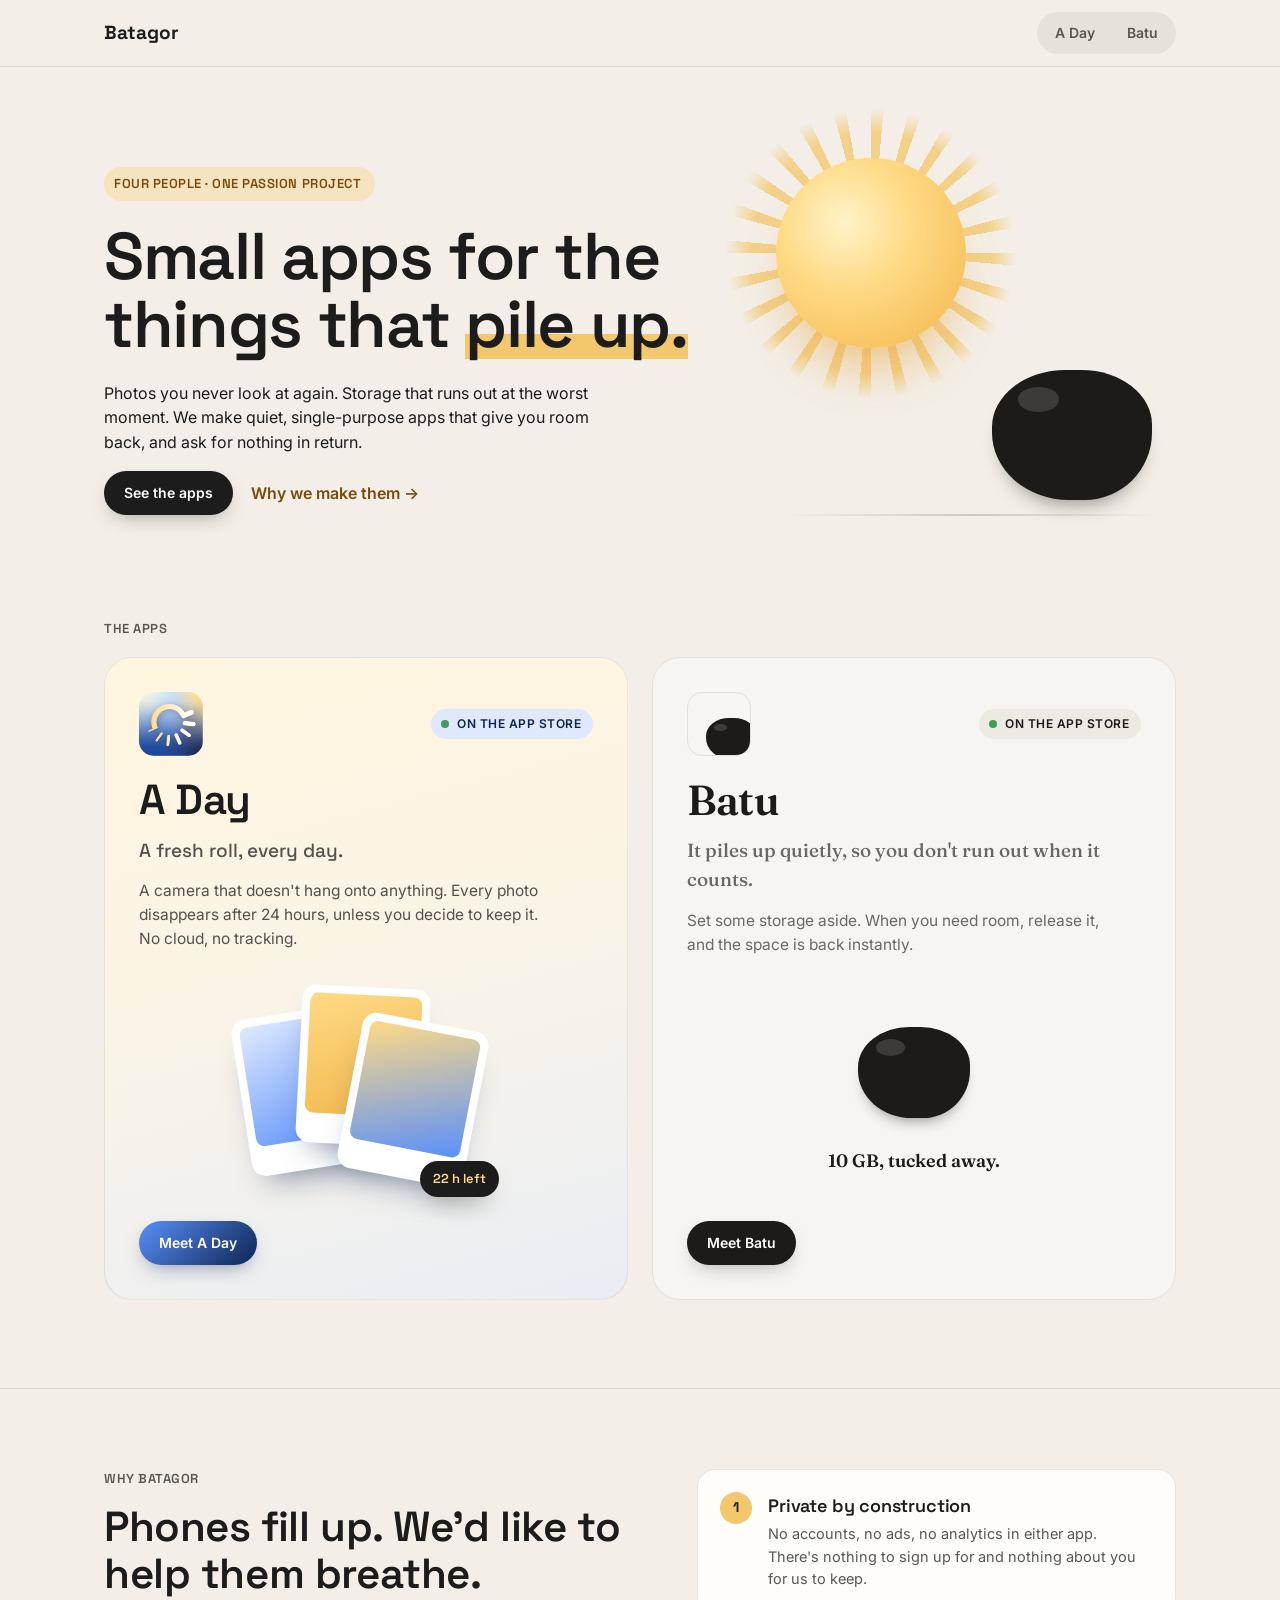
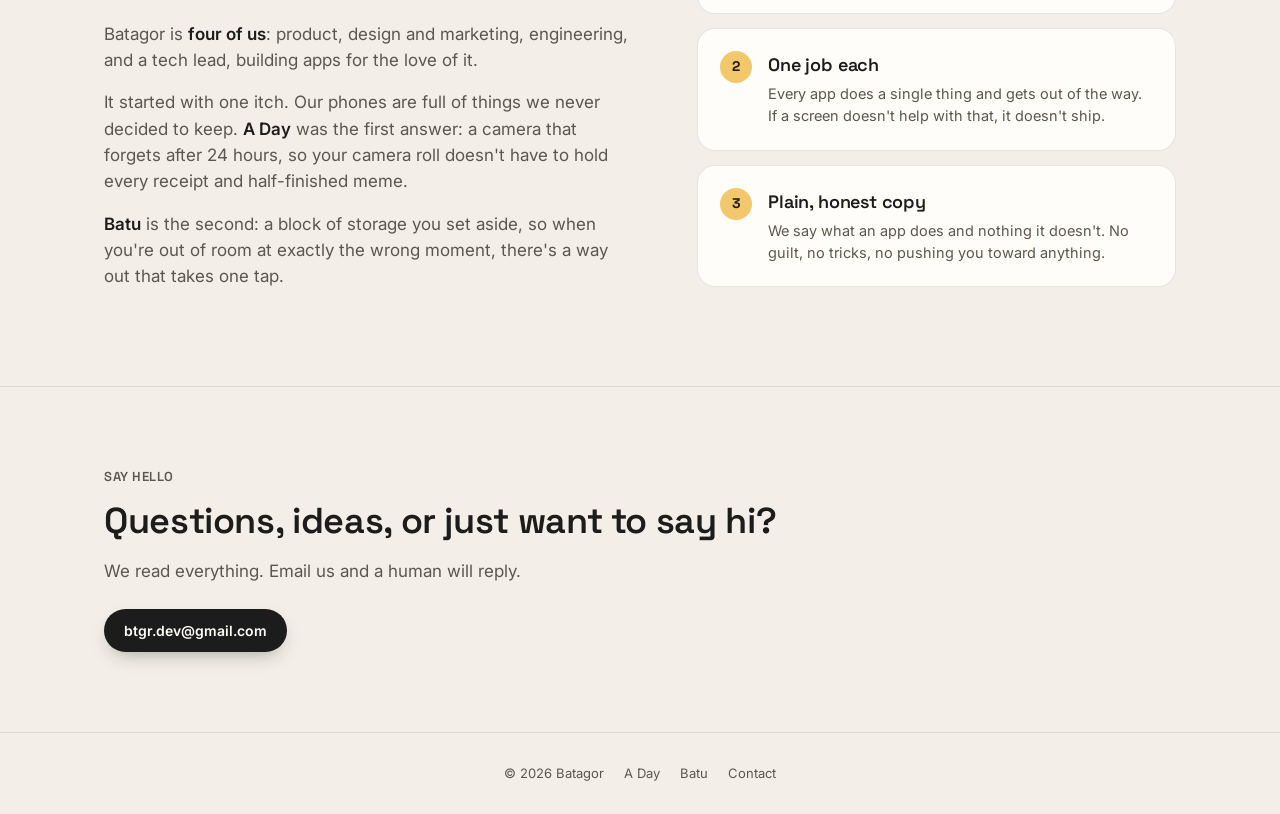
<file: index.html>
<!DOCTYPE html>
<html lang="en">
<head>
<meta charset="UTF-8">
<meta name="viewport" content="width=device-width, initial-scale=1.0">
<title>Batagor — Small apps for the things that pile up</title>
<meta name="description" content="Batagor is four people making small, private apps: A Day, the camera whose snaps disappear after 24 hours, and Batu, which sets aside storage you can release at any time.">
<meta name="google-site-verification" content="d1tkm-9uw9FmjgkhbZ3iORdb0nf5IUboRrhlaVH-_lI" />
<link rel="canonical" href="https://ada-batagor.github.io/">

<meta property="og:title" content="Batagor — Small apps for the things that pile up">
<meta property="og:description" content="Four people, small private apps: A Day, a camera that forgets after 24 hours, and Batu, storage you set aside and release when you need it.">
<meta property="og:image" content="https://ada-batagor.github.io/assets/logo.png">
<meta property="og:url" content="https://ada-batagor.github.io/">
<meta property="og:type" content="website">
<meta name="twitter:card" content="summary">

<script src="/assets/config.js"></script>

<link rel="preconnect" href="https://fonts.googleapis.com">
<link rel="preconnect" href="https://fonts.gstatic.com" crossorigin>
<link href="https://fonts.googleapis.com/css2?family=Space+Grotesk:wght@400;500;600;700&family=Inter:wght@400;500;600&family=Fraunces:opsz,wght@9..144,500;9..144,600&display=swap" rel="stylesheet">
<link rel="stylesheet" href="/assets/site.css">
<link rel="stylesheet" href="/assets/stone.css">
<link rel="stylesheet" href="/assets/hub.css">
</head>
<body data-app="hub">

<header class="site-header">
  <div class="wrap header-inner">
    <nav class="crumbs" aria-label="Batagor">
      <a href="/" class="brand">Batagor</a>
    </nav>
    <nav class="switcher" aria-label="Apps">
      <a href="/a-day/">A Day</a>
      <a href="/batu/">Batu</a>
    </nav>
  </div>
</header>

<main>

<section class="hub-hero">
  <div class="wrap hero-grid">
    <div>
      <div class="eyebrow">Four people · one passion project</div>
      <h1>Small apps for the things that <span class="hl">pile up.</span></h1>
      <p class="lede">Photos you never look at again. Storage that runs out at the worst moment. We make quiet, single-purpose apps that give you room back, and ask for nothing in return.</p>
      <div class="cta-row">
        <a class="btn btn-primary" href="#apps">See the apps</a>
        <a class="text-link" href="#why">Why we make them →</a>
      </div>
    </div>
    <div class="duo" aria-hidden="true">
      <div class="sun"><i class="rays"></i><i class="core"></i></div>
      <div class="stone stone--tap"></div>
      <div class="floor"></div>
    </div>
  </div>
</section>

<section class="apps" id="apps">
  <div class="wrap">
    <div class="section-label">The apps</div>
    <div class="panels">

      <article class="panel reveal" data-app="a-day">
        <div class="panel-top">
          <img class="app-icon" src="/assets/logo.png" alt="">
          <span class="status">On the App Store</span>
        </div>
        <h2><a class="stretch" href="/a-day/">A Day</a></h2>
        <p class="tag">A fresh roll, every day.</p>
        <p>A camera that doesn't hang onto anything. Every photo disappears after 24 hours, unless you decide to keep it. No cloud, no tracking.</p>
        <div class="panel-art" aria-hidden="true">
          <div class="snaps">
            <div class="snap"><i></i></div>
            <div class="snap"><i></i></div>
            <div class="snap"><i></i></div>
            <div class="snap-timer"><b></b> h left</div>
          </div>
        </div>
        <div class="panel-cta"><span class="btn btn-primary">Meet A Day</span></div>
      </article>

      <article class="panel reveal" data-app="batu">
        <div class="panel-top">
          <div class="stone-icon" aria-hidden="true"><div class="stone"></div></div>
          <span class="status status--review" data-review-only>In review with Apple</span>
          <span class="status" data-live-only>On the App Store</span>
        </div>
        <h2><a class="stretch" href="/batu/">Batu</a></h2>
        <p class="tag">It piles up quietly, so you don't run out when it counts.</p>
        <p>Set some storage aside. When you need room, release it, and the space is back instantly.</p>
        <div class="panel-art" aria-hidden="true">
          <div class="demo demo--mini">
            <div class="demo-stage">
              <div class="stone ghost"></div>
              <div class="stone demo-stone"></div>
            </div>
            <div class="demo-caption"><span class="cap-a">10 GB, tucked away.</span><span class="cap-b">Space is back.</span></div>
          </div>
        </div>
        <div class="panel-cta"><span class="btn btn-primary">Meet Batu</span></div>
      </article>

    </div>
  </div>
</section>

<section class="section story" id="why">
  <div class="wrap story-grid">
    <div class="reveal">
      <div class="section-label">Why Batagor</div>
      <h2>Phones fill up. We'd like to help them breathe.</h2>
      <p>Batagor is <strong>four of us</strong>: product, design and marketing, engineering, and a tech lead, building apps for the love of it.</p>
      <p>It started with one itch. Our phones are full of things we never decided to keep. <strong>A Day</strong> was the first answer: a camera that forgets after 24 hours, so your camera roll doesn't have to hold every receipt and half-finished meme.</p>
      <p><strong>Batu</strong> is the second: a block of storage you set aside, so when you're out of room at exactly the wrong moment, there's a way out that takes one tap.</p>
    </div>
    <ol class="principles reveal">
      <li>
        <h3>Private by construction</h3>
        <p>No accounts, no ads, no analytics in either app. There's nothing to sign up for and nothing about you for us to keep.</p>
      </li>
      <li>
        <h3>One job each</h3>
        <p>Every app does a single thing and gets out of the way. If a screen doesn't help with that, it doesn't ship.</p>
      </li>
      <li>
        <h3>Plain, honest copy</h3>
        <p>We say what an app does and nothing it doesn't. No guilt, no tricks, no pushing you toward anything.</p>
      </li>
    </ol>
  </div>
</section>

<section class="section reveal contact" id="contact">
  <div class="wrap">
    <div class="section-label">Say hello</div>
    <h2>Questions, ideas, or just want to say hi?</h2>
    <p>We read everything. Email us and a human will reply.</p>
    <a class="btn btn-primary" href="mailto:btgr.dev@gmail.com">btgr.dev@gmail.com</a>
  </div>
</section>

<!-- ============================================================
  TEAM — hidden until everyone on the team agrees to appear.
  To publish: delete the `hidden` attribute, replace "Name", the role
  lines and the "#" links (LinkedIn), and swap avatars if you like.
  Avatars are generic vector busts (no real faces).
============================================================ -->
<section class="section team" id="team" hidden>
  <div class="wrap">
    <div class="section-label">The team</div>
    <h2>Who's behind it</h2>
    <div class="team-grid">
      <a class="member" href="#" rel="noopener">
        <svg viewBox="0 0 120 120" role="img" aria-label="Avatar"><circle cx="60" cy="60" r="60" fill="#ffda85"/><path d="M18 112c4-24 22-34 42-34s38 10 42 34z" fill="#1c1c1c"/><circle cx="60" cy="50" r="22" fill="#f1c9a5"/><path d="M38 48c0-16 10-24 22-24s22 8 22 24c-6-8-14-12-22-12s-16 4-22 12z" fill="#2a2a2a"/></svg>
        <h3>Name</h3><p>Role</p>
      </a>
      <a class="member" href="#" rel="noopener">
        <svg viewBox="0 0 120 120" role="img" aria-label="Avatar"><circle cx="60" cy="60" r="60" fill="#dee9fe"/><path d="M18 112c4-24 22-34 42-34s38 10 42 34z" fill="#5a90fa"/><circle cx="60" cy="50" r="22" fill="#e8b98f"/><path d="M36 54c-4-24 10-34 24-34s28 10 24 34c-2-14-10-22-24-22s-22 8-24 22z" fill="#4a2f1d"/></svg>
        <h3>Name</h3><p>Role</p>
      </a>
      <a class="member" href="#" rel="noopener">
        <svg viewBox="0 0 120 120" role="img" aria-label="Avatar"><circle cx="60" cy="60" r="60" fill="#d5ffe0"/><path d="M18 112c4-24 22-34 42-34s38 10 42 34z" fill="#3c9d5c"/><circle cx="60" cy="50" r="22" fill="#f1c9a5"/><path d="M38 44c4-14 14-18 22-18s18 4 22 18c-8-4-14-6-22-6s-14 2-22 6z" fill="#1c1c1c"/></svg>
        <h3>Name</h3><p>Role</p>
      </a>
      <a class="member" href="#" rel="noopener">
        <svg viewBox="0 0 120 120" role="img" aria-label="Avatar"><circle cx="60" cy="60" r="60" fill="#ecEAe3"/><path d="M18 112c4-24 22-34 42-34s38 10 42 34z" fill="#1c1b1a"/><circle cx="60" cy="50" r="22" fill="#d9a77c"/><path d="M38 50c-2-20 8-28 22-28s24 8 22 28c-4-10-12-14-22-14s-18 4-22 14z" fill="#6b3a1e"/></svg>
        <h3>Name</h3><p>Role</p>
      </a>
    </div>
  </div>
</section>

</main>

<footer>
  <div class="wrap footer-inner">
    <span>© 2026 Batagor</span>
    <nav class="footer-links" aria-label="Footer">
      <a href="/a-day/">A Day</a>
      <a href="/batu/">Batu</a>
      <a href="#contact">Contact</a>
    </nav>
  </div>
</footer>

</body>
</html>
</file>
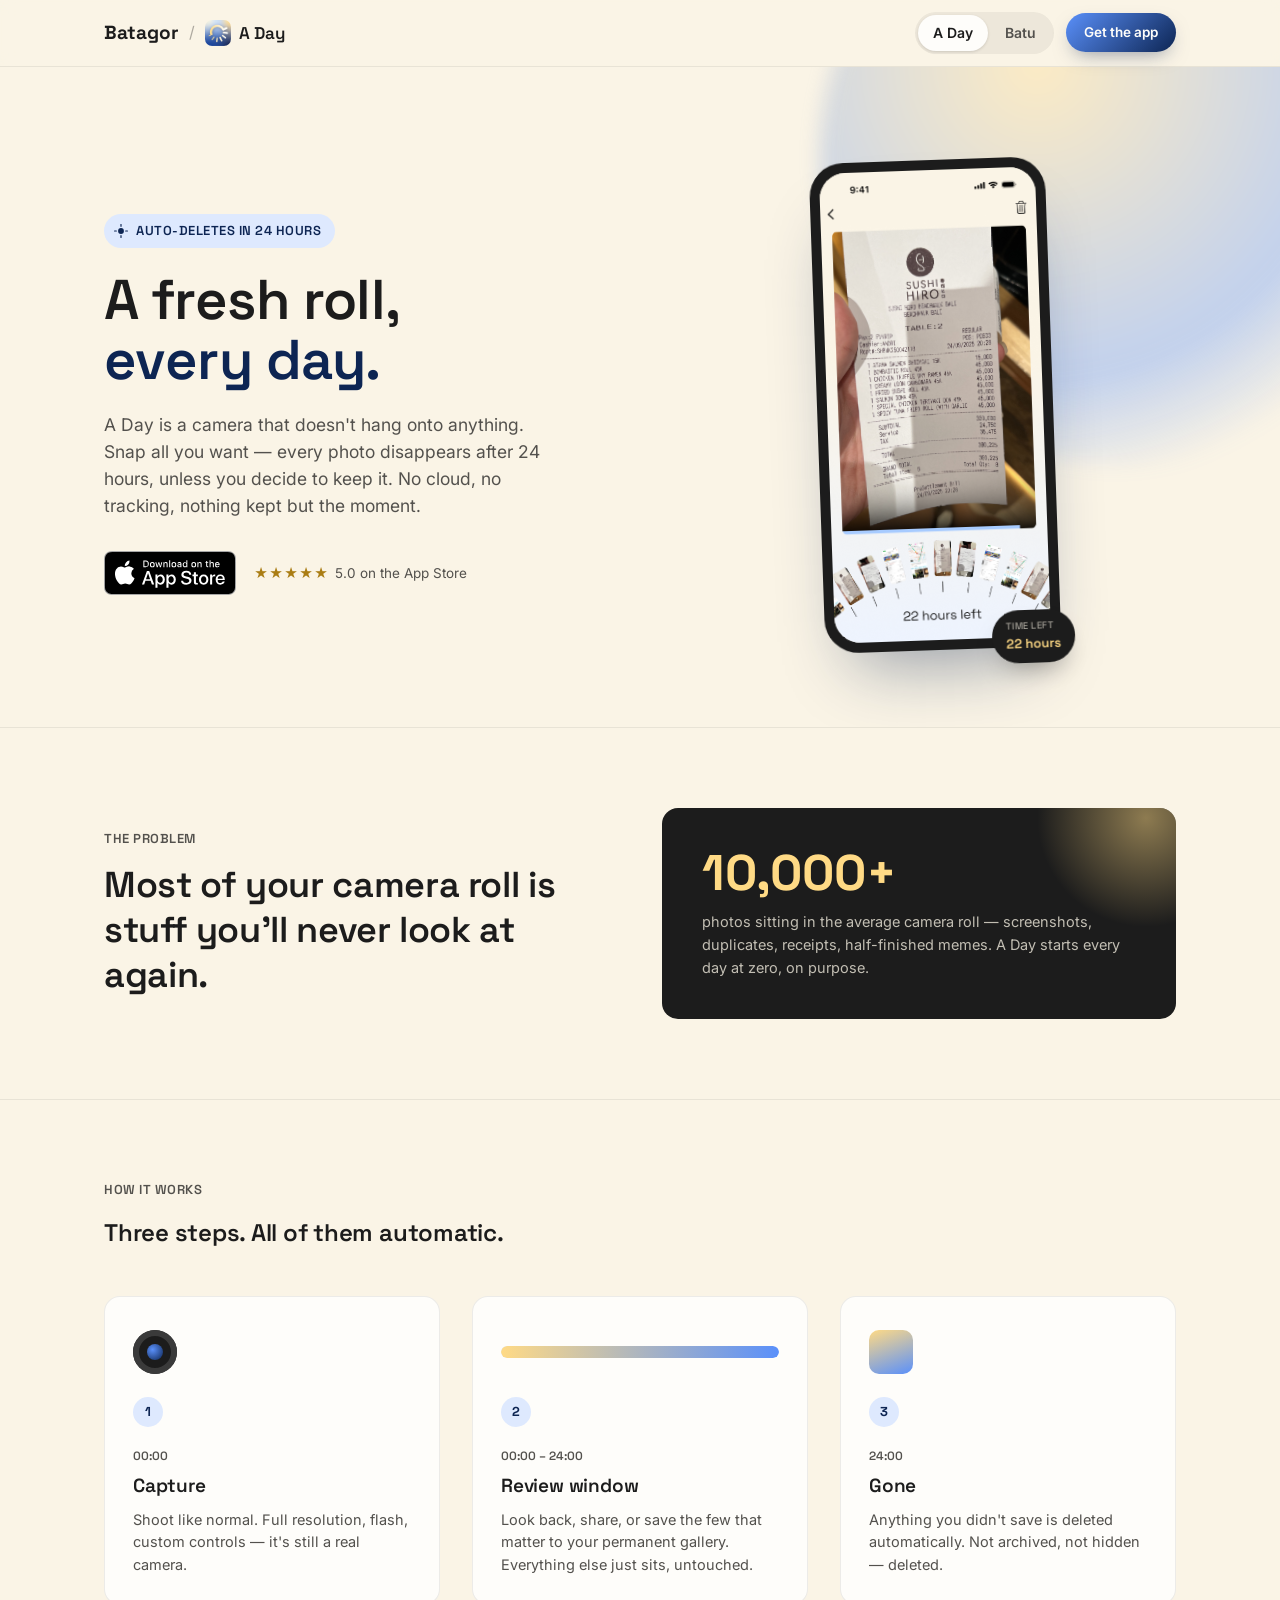
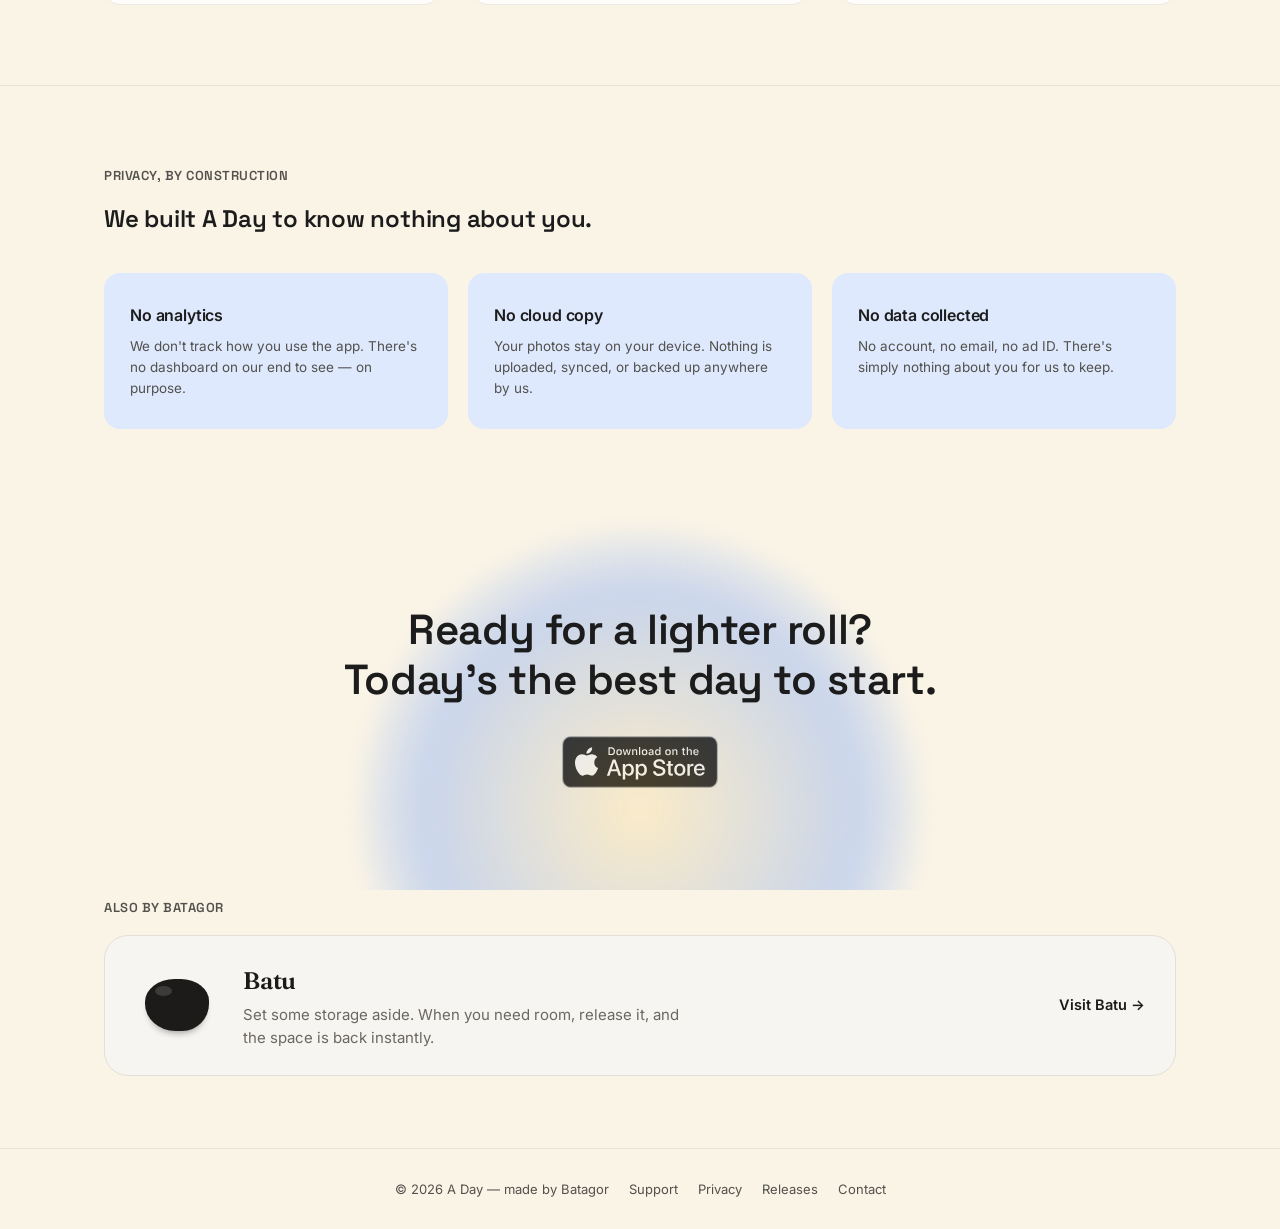
<file: a-day/index.html>
<!DOCTYPE html>
<html lang="en">
<head>
<meta charset="UTF-8">
<meta name="viewport" content="width=device-width, initial-scale=1.0">
<title>A Day — A fresh roll, every day</title>
<meta name="description" content="A Day is a privacy-first camera app that auto-deletes your photos after 24 hours. No cloud. No analytics. No clutter.">
<link rel="canonical" href="https://ada-batagor.github.io/a-day/">

<meta property="og:title" content="A Day — A fresh roll, every day">
<meta property="og:description" content="A privacy-first camera app that auto-deletes your photos after 24 hours. No cloud. No analytics. No clutter.">
<meta property="og:image" content="https://ada-batagor.github.io/assets/logo.png">
<meta property="og:url" content="https://ada-batagor.github.io/a-day/">
<meta property="og:type" content="website">
<meta name="twitter:card" content="summary_large_image">

<script type="application/ld+json">
{
  "@context": "https://schema.org",
  "@type": "SoftwareApplication",
  "name": "A Day",
  "applicationCategory": "PhotographyApplication",
  "operatingSystem": "iOS",
  "url": "https://ada-batagor.github.io/a-day/",
  "offers": { "@type": "Offer", "price": "0", "priceCurrency": "USD" },
  "aggregateRating": {
    "@type": "AggregateRating",
    "ratingValue": "5.0",
    "ratingCount": "4"
  }
}
</script>

<!-- App Store link + rating live in /assets/config.js -->
<script src="/assets/config.js"></script>

<link rel="preconnect" href="https://fonts.googleapis.com">
<link rel="preconnect" href="https://fonts.gstatic.com" crossorigin>
<link href="https://fonts.googleapis.com/css2?family=Space+Grotesk:wght@400;500;600;700&family=Inter:wght@400;500;600&family=Fraunces:opsz,wght@9..144,500;9..144,600&display=swap" rel="stylesheet">

<link rel="stylesheet" href="/assets/site.css">
<link rel="stylesheet" href="/assets/stone.css">
</head>
<body data-app="a-day">

<header class="site-header">
  <div class="wrap header-inner">
    <nav class="crumbs" aria-label="Batagor">
      <a href="/" class="brand">Batagor</a>
      <span class="sep" aria-hidden="true">/</span>
      <a href="/a-day/" class="app-name" aria-current="page"><img src="/assets/logo.png" alt="">A Day</a>
    </nav>
    <div class="header-end">
      <nav class="switcher" aria-label="Apps">
        <a href="/a-day/" aria-current="page">A Day</a>
        <a href="/batu/">Batu</a>
      </nav>
      <a href="#download" class="btn btn-primary btn-small">Get the app</a>
    </div>
  </div>
</header>

<main>

<section class="hero">
  <div class="hero-glow" aria-hidden="true"></div>
  <div class="wrap hero-grid">
    <div>
      <div class="eyebrow">
        <svg class="sunmark" viewBox="0 0 24 24" fill="none"><circle cx="12" cy="12" r="5" fill="currentColor"/><g stroke="currentColor" stroke-width="2" stroke-linecap="round"><line x1="12" y1="1" x2="12" y2="4"/><line x1="12" y1="20" x2="12" y2="23"/><line x1="1" y1="12" x2="4" y2="12"/><line x1="20" y1="12" x2="23" y2="12"/></g></svg>
        Auto-deletes in 24 hours
      </div>
      <h1>A fresh roll,<br><span class="accent">every day.</span></h1>
      <p class="lede">A Day is a camera that doesn't hang onto anything. Snap all you want — every photo disappears after 24 hours, unless you decide to keep it. No cloud, no tracking, nothing kept but the moment.</p>
      <div class="cta-row">
        <a href="#" data-appstore="a-day" class="badge-link"><img src="/assets/app-store-badge.svg" alt="Download on the App Store"></a>
        <span class="rating-inline"><span class="stars">★★★★★</span> <span data-rating>5.0 on the App Store</span></span>
      </div>
    </div>
    <div class="stage" aria-hidden="true">
      <div class="phone">
        <div class="phone-screen">
          <img src="/assets/screenshot-detail.png" alt="A Day app showing a photo with a countdown until it's automatically deleted">
        </div>
        <div class="timer-pill">
          <span>Time left</span>
          <b></b> hours
        </div>
      </div>
    </div>
  </div>
</section>

<section class="section">
  <div class="wrap problem-grid">
    <div class="reveal">
      <div class="section-label">The problem</div>
      <h2>Most of your camera roll is stuff you'll never look at again.</h2>
    </div>
    <div class="stat-card reveal">
      <div class="stat-number">10,000+</div>
      <div class="stat-caption">photos sitting in the average camera roll — screenshots, duplicates, receipts, half-finished memes. A Day starts every day at zero, on purpose.</div>
    </div>
  </div>
</section>

<section class="section">
  <div class="wrap">
    <div class="section-label">How it works</div>
    <h2>Three steps. All of them automatic.</h2>
    <div class="timeline">
      <div class="tl-step reveal">
        <div class="tl-art" aria-hidden="true"><div class="art-lens"></div></div>
        <div class="tl-mark">1</div>
        <span class="tl-time">00:00</span>
        <h3>Capture</h3>
        <p>Shoot like normal. Full resolution, flash, custom controls — it's still a real camera.</p>
      </div>
      <div class="tl-step reveal">
        <div class="tl-art" aria-hidden="true"><div class="art-bar"><i></i></div></div>
        <div class="tl-mark">2</div>
        <span class="tl-time">00:00 – 24:00</span>
        <h3>Review window</h3>
        <p>Look back, share, or save the few that matter to your permanent gallery. Everything else just sits, untouched.</p>
      </div>
      <div class="tl-step reveal">
        <div class="tl-art" aria-hidden="true"><div class="art-snap"></div></div>
        <div class="tl-mark">3</div>
        <span class="tl-time">24:00</span>
        <h3>Gone</h3>
        <p>Anything you didn't save is deleted automatically. Not archived, not hidden — deleted.</p>
      </div>
    </div>
  </div>
</section>

<section class="section">
  <div class="wrap">
    <div class="section-label">Privacy, by construction</div>
    <h2>We built A Day to know nothing about you.</h2>
    <div class="privacy-grid">
      <div class="privacy-item reveal">
        <h3>No analytics</h3>
        <p>We don't track how you use the app. There's no dashboard on our end to see — on purpose.</p>
      </div>
      <div class="privacy-item reveal">
        <h3>No cloud copy</h3>
        <p>Your photos stay on your device. Nothing is uploaded, synced, or backed up anywhere by us.</p>
      </div>
      <div class="privacy-item reveal">
        <h3>No data collected</h3>
        <p>No account, no email, no ad ID. There's simply nothing about you for us to keep.</p>
      </div>
    </div>
  </div>
</section>

<section class="final-cta" id="download">
  <div class="final-glow" aria-hidden="true"></div>
  <div class="wrap">
    <h2>Ready for a lighter roll? Today's the best day to start.</h2>
    <a href="#" data-appstore="a-day" class="badge-link large"><img src="/assets/app-store-badge.svg" alt="Download on the App Store"></a>
  </div>
</section>

<section class="also">
  <div class="wrap">
    <div class="section-label">Also by Batagor</div>
    <a class="also-card" data-app="batu" href="/batu/">
      <div class="also-mark" aria-hidden="true"><div class="stone stone--mini"></div></div>
      <div class="also-copy">
        <h3>Batu</h3>
        <p>Set some storage aside. When you need room, release it, and the space is back instantly.</p>
      </div>
      <span class="go" data-review-only>In review with Apple →</span>
      <span class="go" data-live-only>Visit Batu →</span>
    </a>
  </div>
</section>

</main>

<footer>
  <div class="wrap footer-inner">
    <span>© 2026 A Day — made by <a href="/">Batagor</a></span>
    <nav class="footer-links" aria-label="Footer">
      <a href="/a-day/support/">Support</a>
      <a href="/a-day/privacy/">Privacy</a>
      <a href="/a-day/releases/">Releases</a>
      <a href="mailto:btgr.dev@gmail.com">Contact</a>
    </nav>
  </div>
</footer>

</body>
</html>
</file>
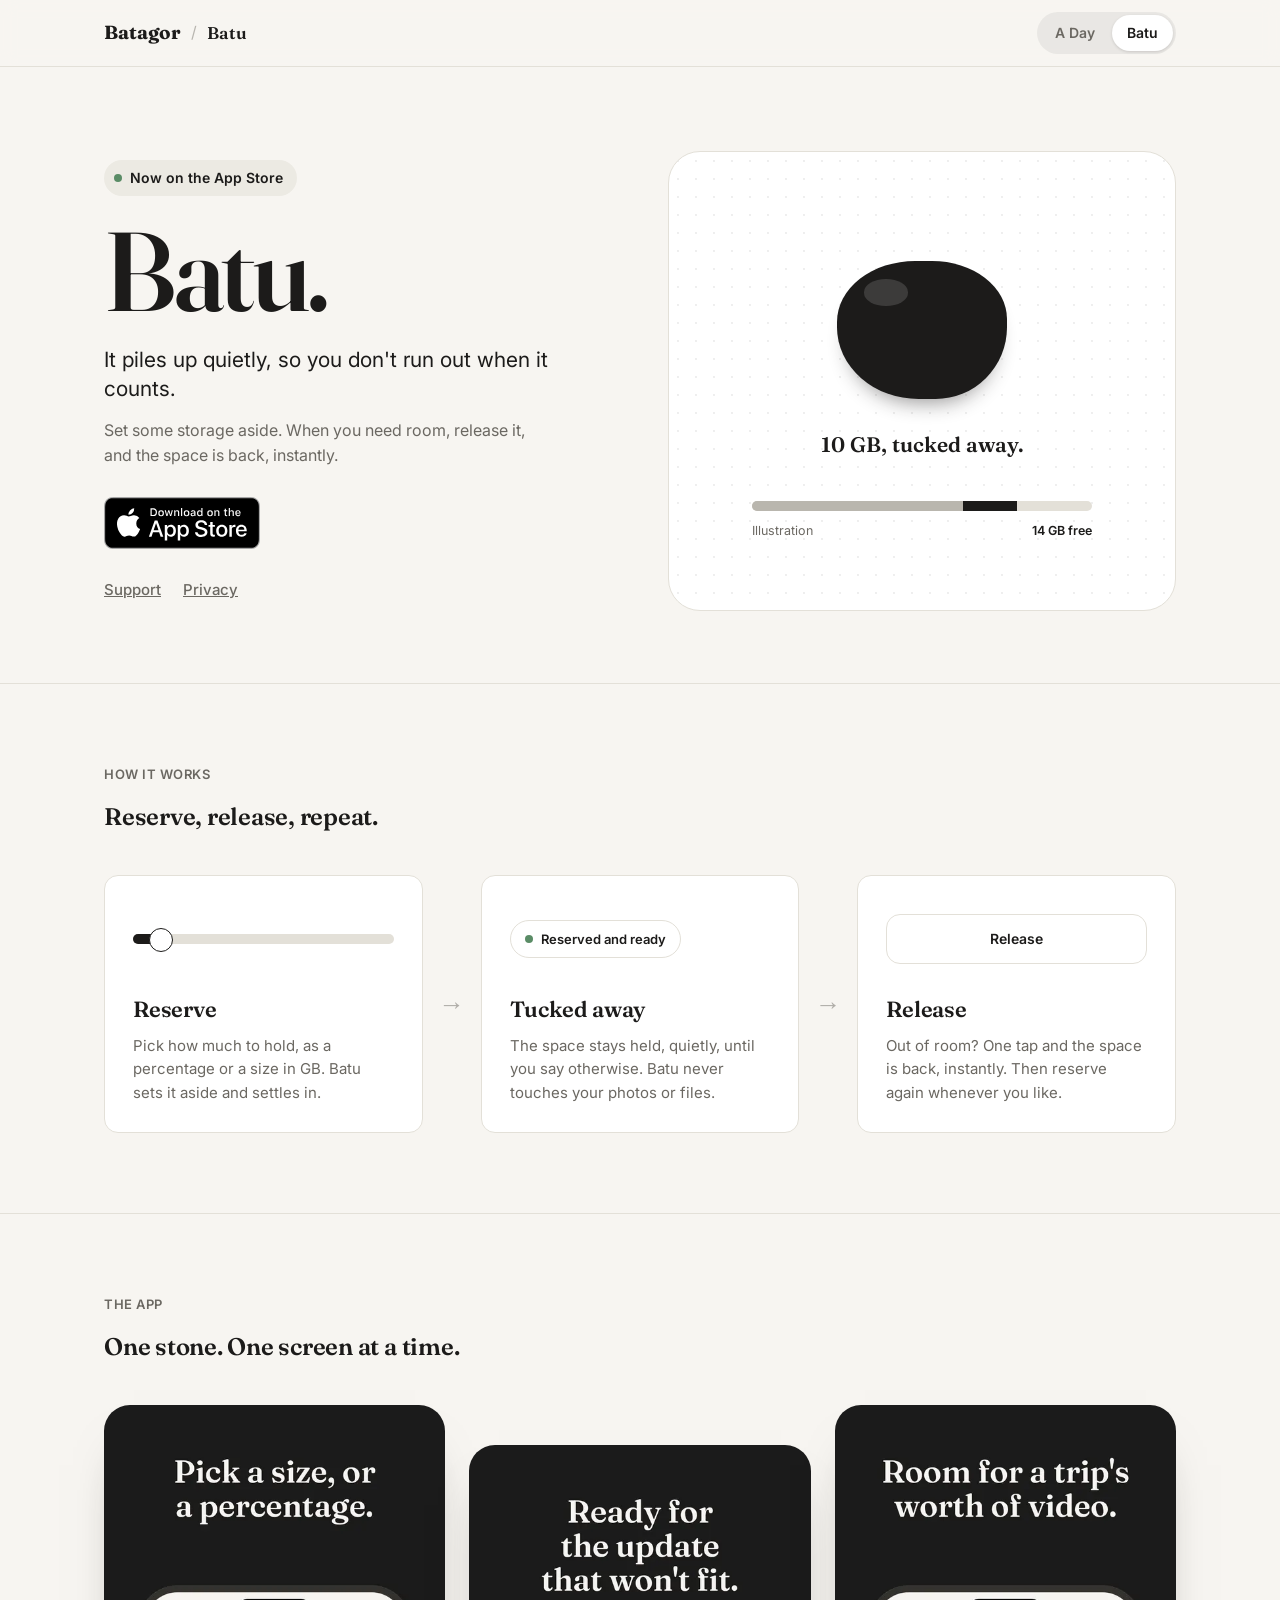
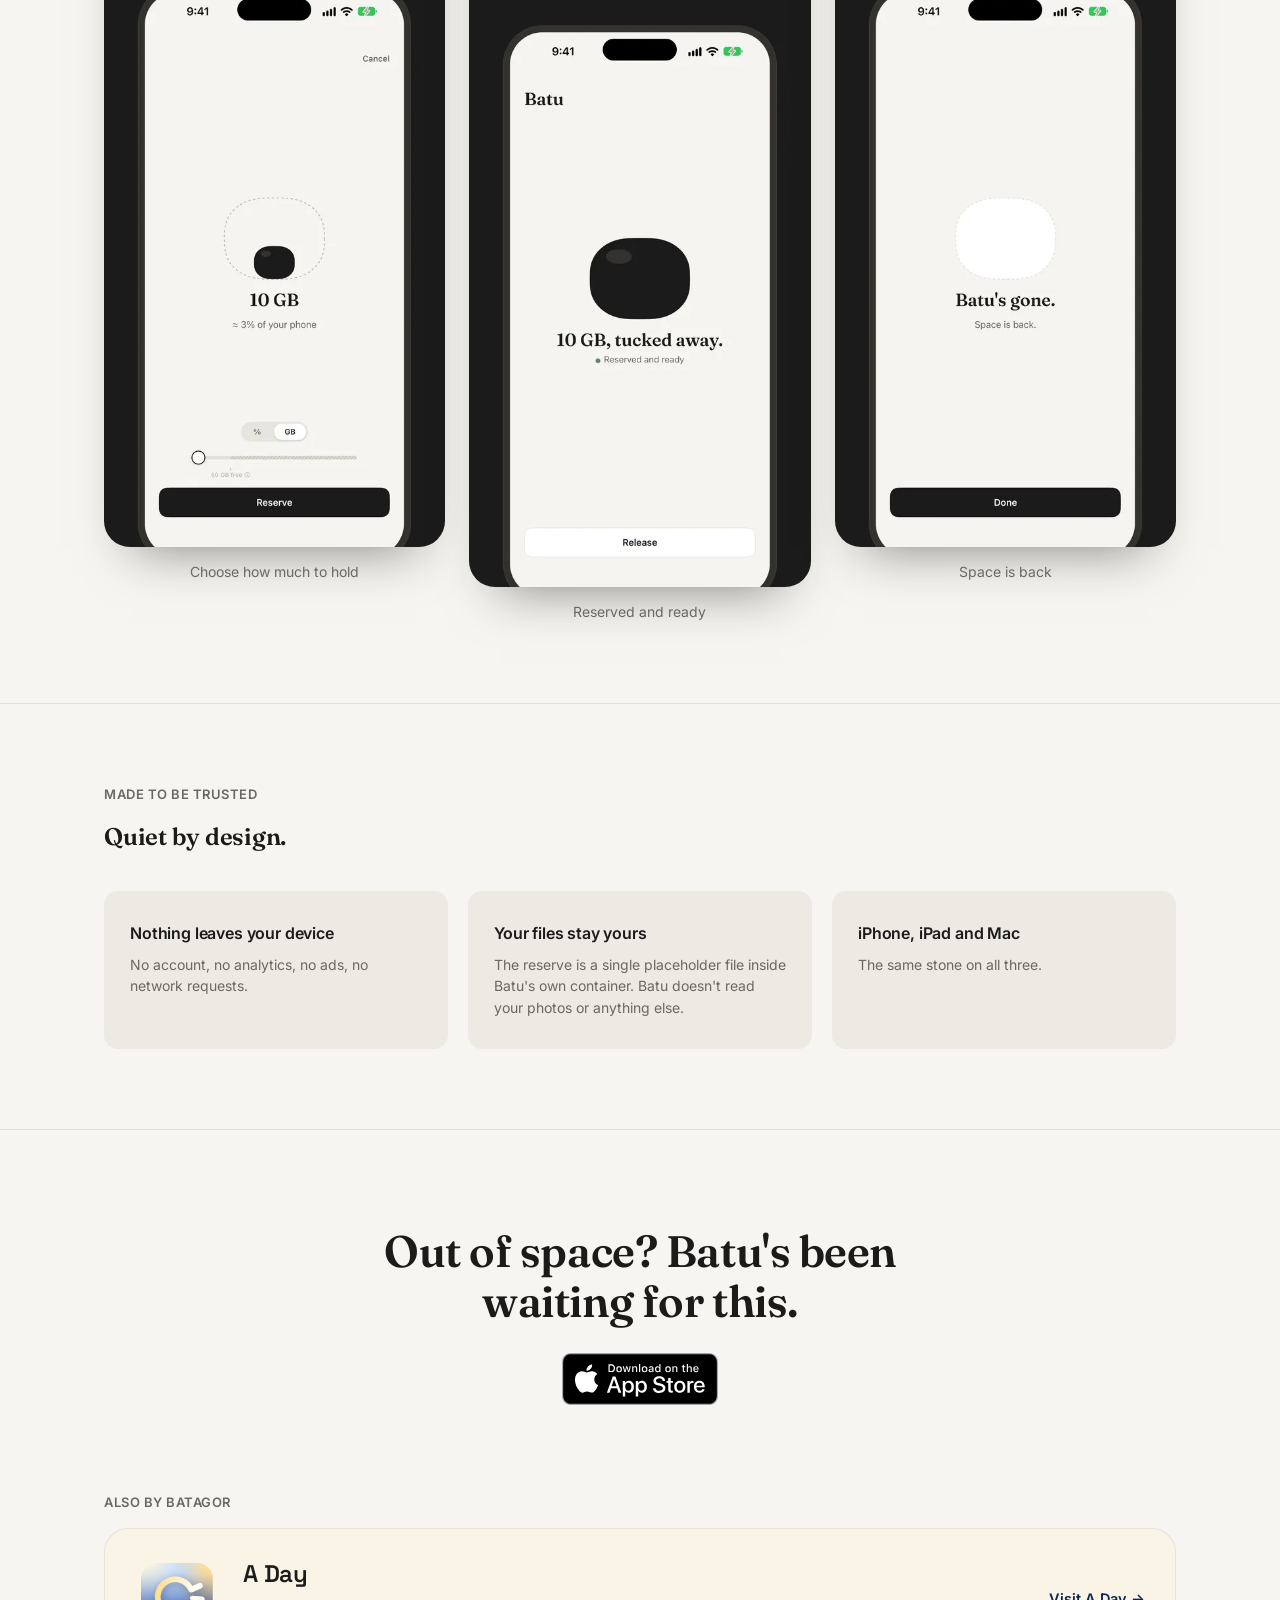
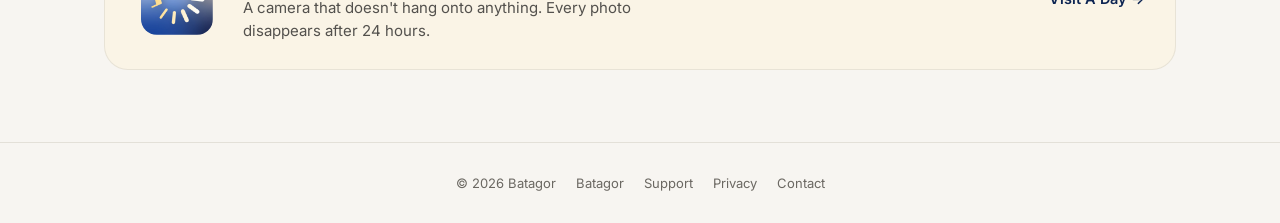
<file: batu/index.html>
<!DOCTYPE html>
<html lang="en">
<head>
<meta charset="UTF-8">
<meta name="viewport" content="width=device-width, initial-scale=1.0">
<title>Batu — Storage you set aside</title>
<meta name="description" content="Batu sets aside storage as a reserve, then releases it at any time to free up space instantly. For iPhone, iPad and Mac. Now on the App Store.">
<link rel="canonical" href="https://ada-batagor.github.io/batu/">

<meta property="og:title" content="Batu — Storage you set aside">
<meta property="og:description" content="Set some storage aside. When you need room, release it. Space is back, instantly.">
<meta property="og:image" content="https://ada-batagor.github.io/assets/batu-home.webp">
<meta property="og:url" content="https://ada-batagor.github.io/batu/">
<meta property="og:type" content="website">
<meta name="twitter:card" content="summary">

<script src="/assets/config.js"></script>

<link rel="preconnect" href="https://fonts.googleapis.com">
<link rel="preconnect" href="https://fonts.gstatic.com" crossorigin>
<link href="https://fonts.googleapis.com/css2?family=Space+Grotesk:wght@400;500;600;700&family=Inter:wght@400;500;600&family=Fraunces:opsz,wght@9..144,500;9..144,600&display=swap" rel="stylesheet">
<link rel="stylesheet" href="/assets/site.css">
<link rel="stylesheet" href="/assets/stone.css">
<link rel="stylesheet" href="/assets/batu.css">
</head>
<body data-app="batu">

<header class="site-header">
  <div class="wrap header-inner">
    <nav class="crumbs" aria-label="Batagor">
      <a href="/" class="brand">Batagor</a>
      <span class="sep" aria-hidden="true">/</span>
      <a href="/batu/" class="app-name" aria-current="page">Batu</a>
    </nav>
    <nav class="switcher" aria-label="Apps">
      <a href="/a-day/">A Day</a>
      <a href="/batu/" aria-current="page">Batu</a>
    </nav>
  </div>
</header>

<main>

<section class="batu-hero">
  <div class="wrap hero-grid">
    <div>
      <div class="eyebrow">
        <span class="dot" data-review-only></span><span data-review-only>In review with Apple</span>
        <span class="dot live" data-live-only></span><span data-live-only>Now on the App Store</span>
      </div>
      <h1>Batu.</h1>
      <p class="lede">It piles up quietly, so you don't run out when it counts.</p>
      <p class="sub">Set some storage aside. When you need room, release it, and the space is back, instantly.</p>

      <div data-live-only>
        <a data-appstore="batu" href="#" class="badge-link large"><img src="/assets/app-store-badge.svg" alt="Download on the App Store"></a>
      </div>
      <div class="review-note" data-review-only>
        <svg viewBox="0 0 24 24" fill="none" stroke="currentColor" stroke-width="1.8" stroke-linecap="round" aria-hidden="true"><circle cx="12" cy="12" r="9"/><path d="M12 7v5l3 2"/></svg>
        <span><b>Waiting on App Store review.</b> The download button will appear right here once Apple says yes.</span>
      </div>
      <nav class="batu-links" aria-label="Batu">
        <a href="/batu/support/">Support</a>
        <a href="/batu/privacy/">Privacy</a>
      </nav>
    </div>

    <div class="batu-stage" aria-hidden="true">
      <div class="demo">
        <div class="demo-stage">
          <div class="stone ghost"></div>
          <div class="stone demo-stone"></div>
        </div>
        <div class="demo-caption"><span class="cap-a">10 GB, tucked away.</span><span class="cap-b">Space is back.</span></div>
        <div class="demo-bar"><i class="used"></i><i class="held"></i></div>
        <div class="demo-free"><span>Illustration</span><b></b></div>
      </div>
    </div>
  </div>
</section>

<section class="section">
  <div class="wrap">
    <div class="section-label">How it works</div>
    <h2>Reserve, release, repeat.</h2>
    <div class="cycle">
      <div class="cycle-card reveal">
        <div class="cycle-art" aria-hidden="true"><div class="mini-slider"><i></i></div></div>
        <h3>Reserve</h3>
        <p>Pick how much to hold, as a percentage or a size in GB. Batu sets it aside and settles in.</p>
      </div>
      <div class="cycle-arrow" aria-hidden="true">→</div>
      <div class="cycle-card reveal">
        <div class="cycle-art" aria-hidden="true"><span class="held-pill">Reserved and ready</span></div>
        <h3>Tucked away</h3>
        <p>The space stays held, quietly, until you say otherwise. Batu never touches your photos or files.</p>
      </div>
      <div class="cycle-arrow back" aria-hidden="true">→</div>
      <div class="cycle-card reveal">
        <div class="cycle-art" aria-hidden="true"><span class="release-btn">Release</span></div>
        <h3>Release</h3>
        <p>Out of room? One tap and the space is back, instantly. Then reserve again whenever you like.</p>
      </div>
    </div>
  </div>
</section>

<section class="section">
  <div class="wrap">
    <div class="section-label">The app</div>
    <h2>One stone. One screen at a time.</h2>
    <div class="screens">
      <figure class="reveal"><img src="/assets/batu-picker.webp" width="520" height="1130" loading="lazy" alt="Batu's reserve picker: a slider to choose how much storage to hold"><figcaption>Choose how much to hold</figcaption></figure>
      <figure class="reveal"><img src="/assets/batu-home.webp" width="520" height="1130" loading="lazy" alt="Batu's home screen: a black stone with the text 10 GB, tucked away"><figcaption>Reserved and ready</figcaption></figure>
      <figure class="reveal"><img src="/assets/batu-back.webp" width="520" height="1130" loading="lazy" alt="Batu after releasing: the message that space is back"><figcaption>Space is back</figcaption></figure>
    </div>
  </div>
</section>

<section class="section">
  <div class="wrap">
    <div class="section-label">Made to be trusted</div>
    <h2>Quiet by design.</h2>
    <div class="trust-grid">
      <div class="trust-item reveal">
        <h3>Nothing leaves your device</h3>
        <p>No account, no analytics, no ads, no network requests.</p>
      </div>
      <div class="trust-item reveal">
        <h3>Your files stay yours</h3>
        <p>The reserve is a single placeholder file inside Batu's own container. Batu doesn't read your photos or anything else.</p>
      </div>
      <div class="trust-item reveal">
        <h3>iPhone, iPad and Mac</h3>
        <p>The same stone on all three.</p>
      </div>
    </div>
  </div>
</section>

<section class="section batu-final">
  <div class="wrap">
    <h2 data-review-only>Soon, you'll have room to spare.</h2>
    <h2 data-live-only>Out of space? Batu's been waiting for this.</h2>
    <a data-live-only data-appstore="batu" href="#" class="badge-link large"><img src="/assets/app-store-badge.svg" alt="Download on the App Store"></a>
  </div>
</section>

<section class="also">
  <div class="wrap">
    <div class="section-label">Also by Batagor</div>
    <a class="also-card" data-app="a-day" href="/a-day/">
      <div class="also-mark"><img src="/assets/logo.png" alt="" width="72" height="72" style="border-radius:16px;display:block"></div>
      <div class="also-copy">
        <h3>A Day</h3>
        <p>A camera that doesn't hang onto anything. Every photo disappears after 24 hours.</p>
      </div>
      <span class="go">Visit A Day →</span>
    </a>
  </div>
</section>

</main>

<footer>
  <div class="wrap footer-inner">
    <span>© 2026 Batagor</span>
    <nav class="footer-links" aria-label="Footer">
      <a href="/">Batagor</a>
      <a href="/batu/support/">Support</a>
      <a href="/batu/privacy/">Privacy</a>
      <a href="mailto:btgr.dev@gmail.com">Contact</a>
    </nav>
  </div>
</footer>

</body>
</html>
</file>
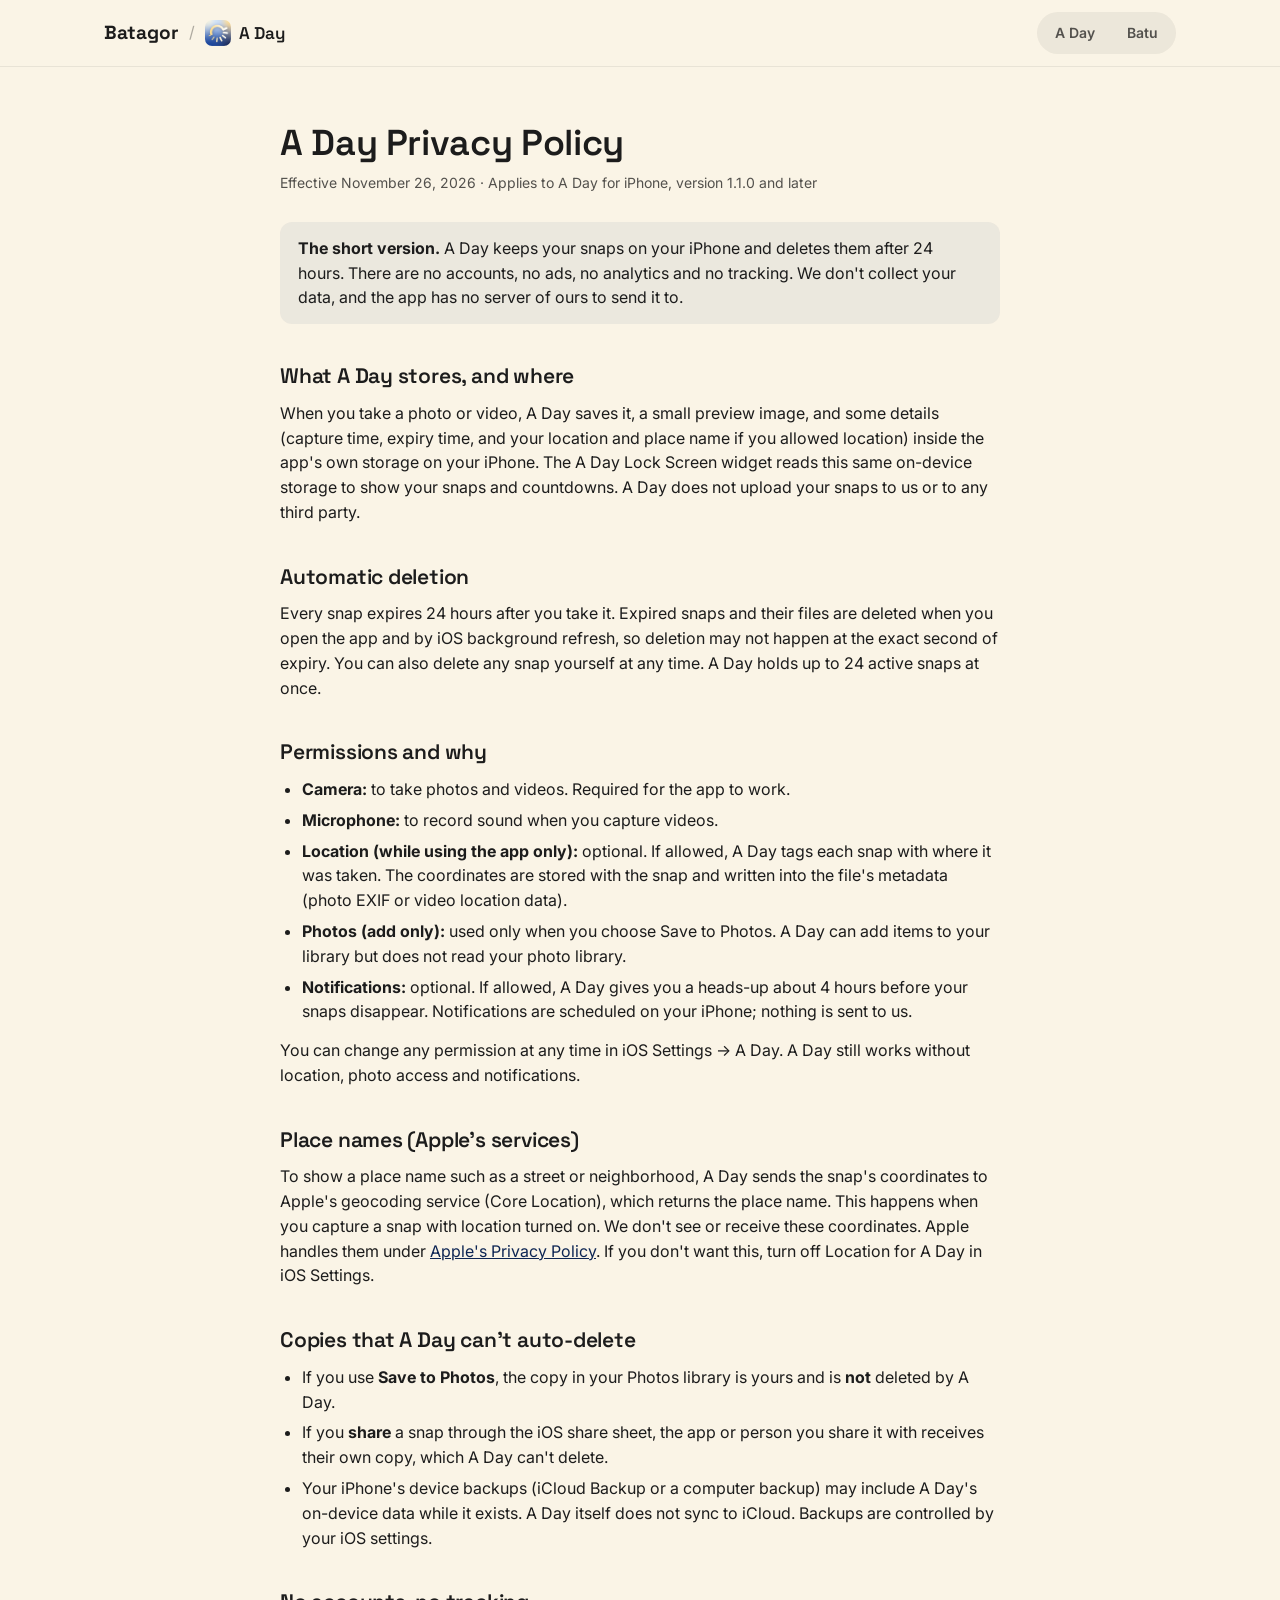
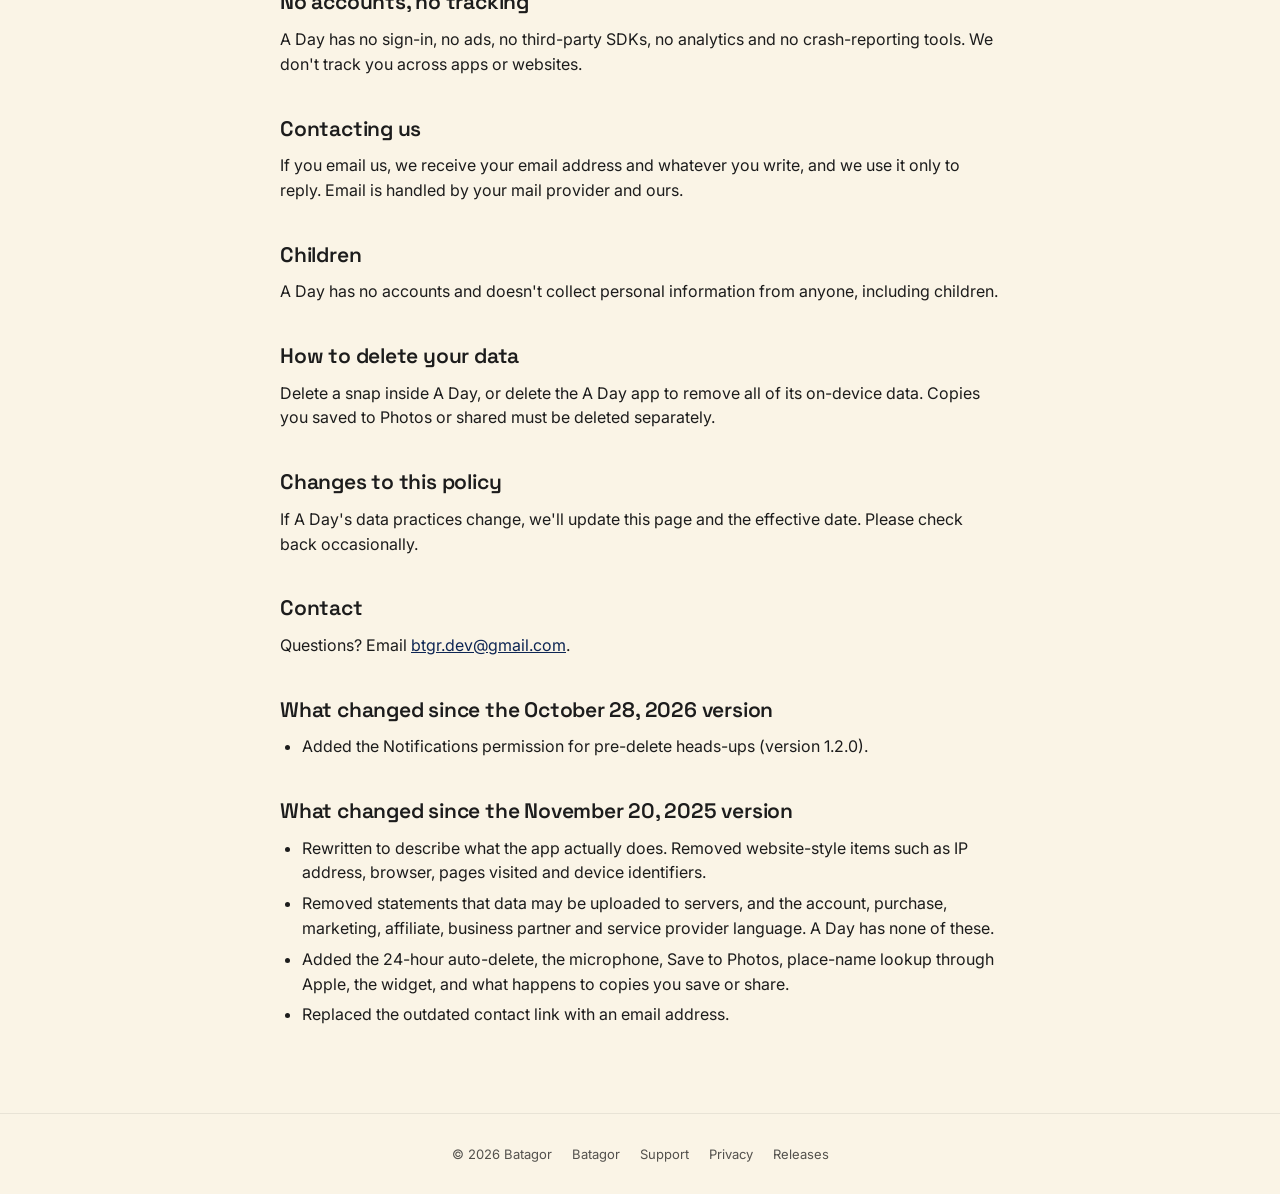
<file: a-day/privacy/index.html>
<!DOCTYPE html>
<html lang="en">
<head>
<meta charset="UTF-8">
<meta name="viewport" content="width=device-width, initial-scale=1.0">
<title>Privacy Policy — A Day</title>
<meta name="description" content="How A Day, the camera app whose snaps disappear after 24 hours, handles your data: on-device only, no accounts, no analytics, no tracking.">
<link rel="canonical" href="https://ada-batagor.github.io/a-day/privacy/">
<link rel="preconnect" href="https://fonts.googleapis.com">
<link rel="preconnect" href="https://fonts.gstatic.com" crossorigin>
<link href="https://fonts.googleapis.com/css2?family=Space+Grotesk:wght@400;500;600;700&family=Inter:wght@400;500;600&display=swap" rel="stylesheet">
<link rel="stylesheet" href="/assets/site.css">
</head>
<body class="doc" data-app="a-day">

<header class="site-header">
  <div class="wrap header-inner">
    <nav class="crumbs" aria-label="Batagor">
      <a href="/" class="brand">Batagor</a>
      <span class="sep" aria-hidden="true">/</span>
      <a href="/a-day/" class="app-name"><img src="/assets/logo.png" alt="">A Day</a>
    </nav>
    <nav class="switcher" aria-label="Apps">
      <a href="/a-day/">A Day</a>
      <a href="/batu/">Batu</a>
    </nav>
  </div>
</header>

<main class="wrap">
  <h1>A Day Privacy Policy</h1>
  <p class="meta">Effective November 26, 2026 · Applies to A Day for iPhone, version 1.1.0 and later</p>

  <div class="summary">
    <p><strong>The short version.</strong> A Day keeps your snaps on your iPhone and deletes them after 24 hours. There are no accounts, no ads, no analytics and no tracking. We don't collect your data, and the app has no server of ours to send it to.</p>
  </div>

  <h2>What A Day stores, and where</h2>
  <p>When you take a photo or video, A Day saves it, a small preview image, and some details (capture time, expiry time, and your location and place name if you allowed location) inside the app's own storage on your iPhone. The A Day Lock Screen widget reads this same on-device storage to show your snaps and countdowns. A Day does not upload your snaps to us or to any third party.</p>

  <h2>Automatic deletion</h2>
  <p>Every snap expires 24 hours after you take it. Expired snaps and their files are deleted when you open the app and by iOS background refresh, so deletion may not happen at the exact second of expiry. You can also delete any snap yourself at any time. A Day holds up to 24 active snaps at once.</p>

  <h2>Permissions and why</h2>
  <ul>
    <li><strong>Camera:</strong> to take photos and videos. Required for the app to work.</li>
    <li><strong>Microphone:</strong> to record sound when you capture videos.</li>
    <li><strong>Location (while using the app only):</strong> optional. If allowed, A Day tags each snap with where it was taken. The coordinates are stored with the snap and written into the file's metadata (photo EXIF or video location data).</li>
    <li><strong>Photos (add only):</strong> used only when you choose Save to Photos. A Day can add items to your library but does not read your photo library.</li>
    <li><strong>Notifications:</strong> optional. If allowed, A Day gives you a heads-up about 4 hours before your snaps disappear. Notifications are scheduled on your iPhone; nothing is sent to us.</li>
  </ul>
  <p>You can change any permission at any time in iOS Settings → A Day. A Day still works without location, photo access and notifications.</p>

  <h2>Place names (Apple's services)</h2>
  <p>To show a place name such as a street or neighborhood, A Day sends the snap's coordinates to Apple's geocoding service (Core Location), which returns the place name. This happens when you capture a snap with location turned on. We don't see or receive these coordinates. Apple handles them under <a href="https://www.apple.com/legal/privacy/">Apple's Privacy Policy</a>. If you don't want this, turn off Location for A Day in iOS Settings.</p>

  <h2>Copies that A Day can't auto-delete</h2>
  <ul>
    <li>If you use <strong>Save to Photos</strong>, the copy in your Photos library is yours and is <strong>not</strong> deleted by A Day.</li>
    <li>If you <strong>share</strong> a snap through the iOS share sheet, the app or person you share it with receives their own copy, which A Day can't delete.</li>
    <li>Your iPhone's device backups (iCloud Backup or a computer backup) may include A Day's on-device data while it exists. A Day itself does not sync to iCloud. Backups are controlled by your iOS settings.</li>
  </ul>

  <h2>No accounts, no tracking</h2>
  <p>A Day has no sign-in, no ads, no third-party SDKs, no analytics and no crash-reporting tools. We don't track you across apps or websites.</p>

  <h2>Contacting us</h2>
  <p>If you email us, we receive your email address and whatever you write, and we use it only to reply. Email is handled by your mail provider and ours.</p>

  <h2>Children</h2>
  <p>A Day has no accounts and doesn't collect personal information from anyone, including children.</p>

  <h2>How to delete your data</h2>
  <p>Delete a snap inside A Day, or delete the A Day app to remove all of its on-device data. Copies you saved to Photos or shared must be deleted separately.</p>

  <h2>Changes to this policy</h2>
  <p>If A Day's data practices change, we'll update this page and the effective date. Please check back occasionally.</p>

  <h2>Contact</h2>
  <p>Questions? Email <a href="mailto:btgr.dev@gmail.com?subject=A%20Day%20privacy">btgr.dev@gmail.com</a>.</p>

  <h2>What changed since the October 28, 2026 version</h2>
  <ul>
    <li>Added the Notifications permission for pre-delete heads-ups (version 1.2.0).</li>
  </ul>

  <h2>What changed since the November 20, 2025 version</h2>
  <ul>
    <li>Rewritten to describe what the app actually does. Removed website-style items such as IP address, browser, pages visited and device identifiers.</li>
    <li>Removed statements that data may be uploaded to servers, and the account, purchase, marketing, affiliate, business partner and service provider language. A Day has none of these.</li>
    <li>Added the 24-hour auto-delete, the microphone, Save to Photos, place-name lookup through Apple, the widget, and what happens to copies you save or share.</li>
    <li>Replaced the outdated contact link with an email address.</li>
  </ul>
</main>

<footer>
  <div class="wrap footer-inner">
    <span>© 2026 Batagor</span>
    <nav class="footer-links" aria-label="Footer">
      <a href="/">Batagor</a>
      <a href="/a-day/support/">Support</a>
      <a href="/a-day/privacy/">Privacy</a>
      <a href="/a-day/releases/">Releases</a>
    </nav>
  </div>
</footer>

</body>
</html>
</file>
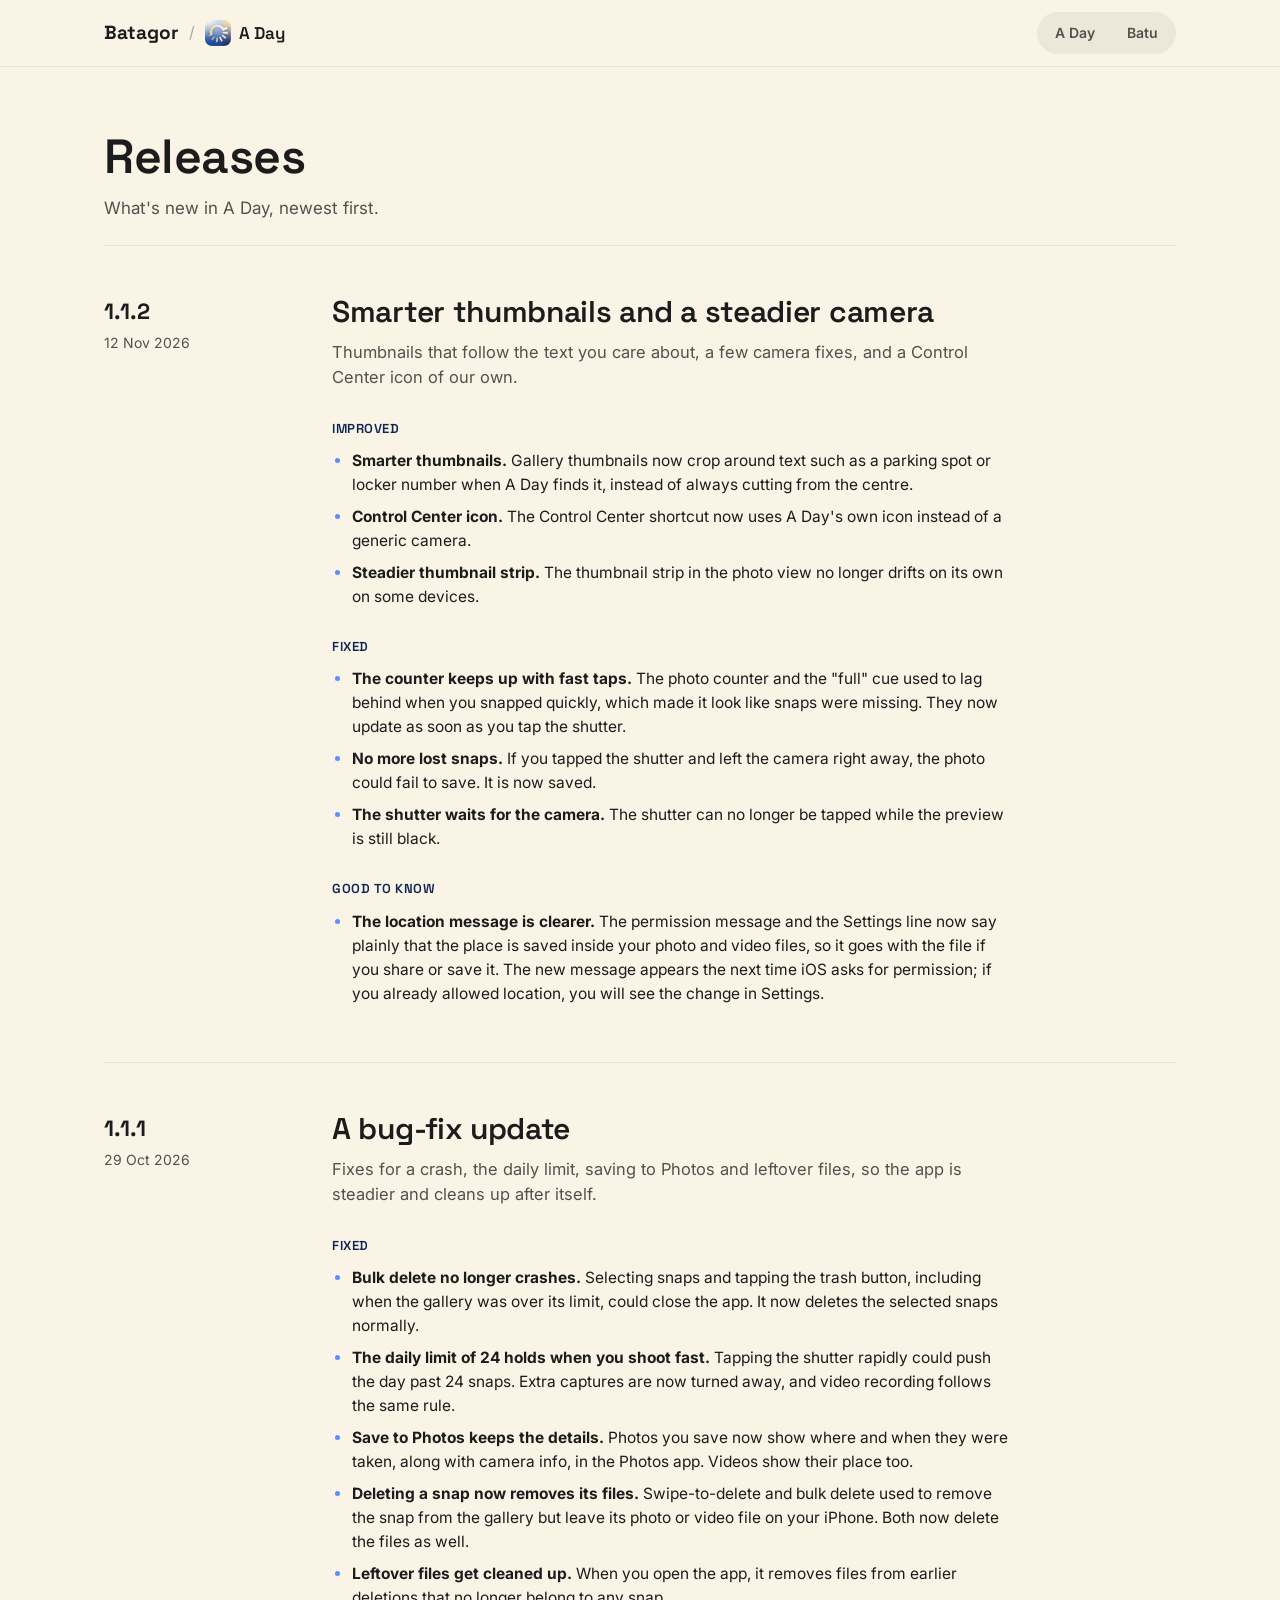
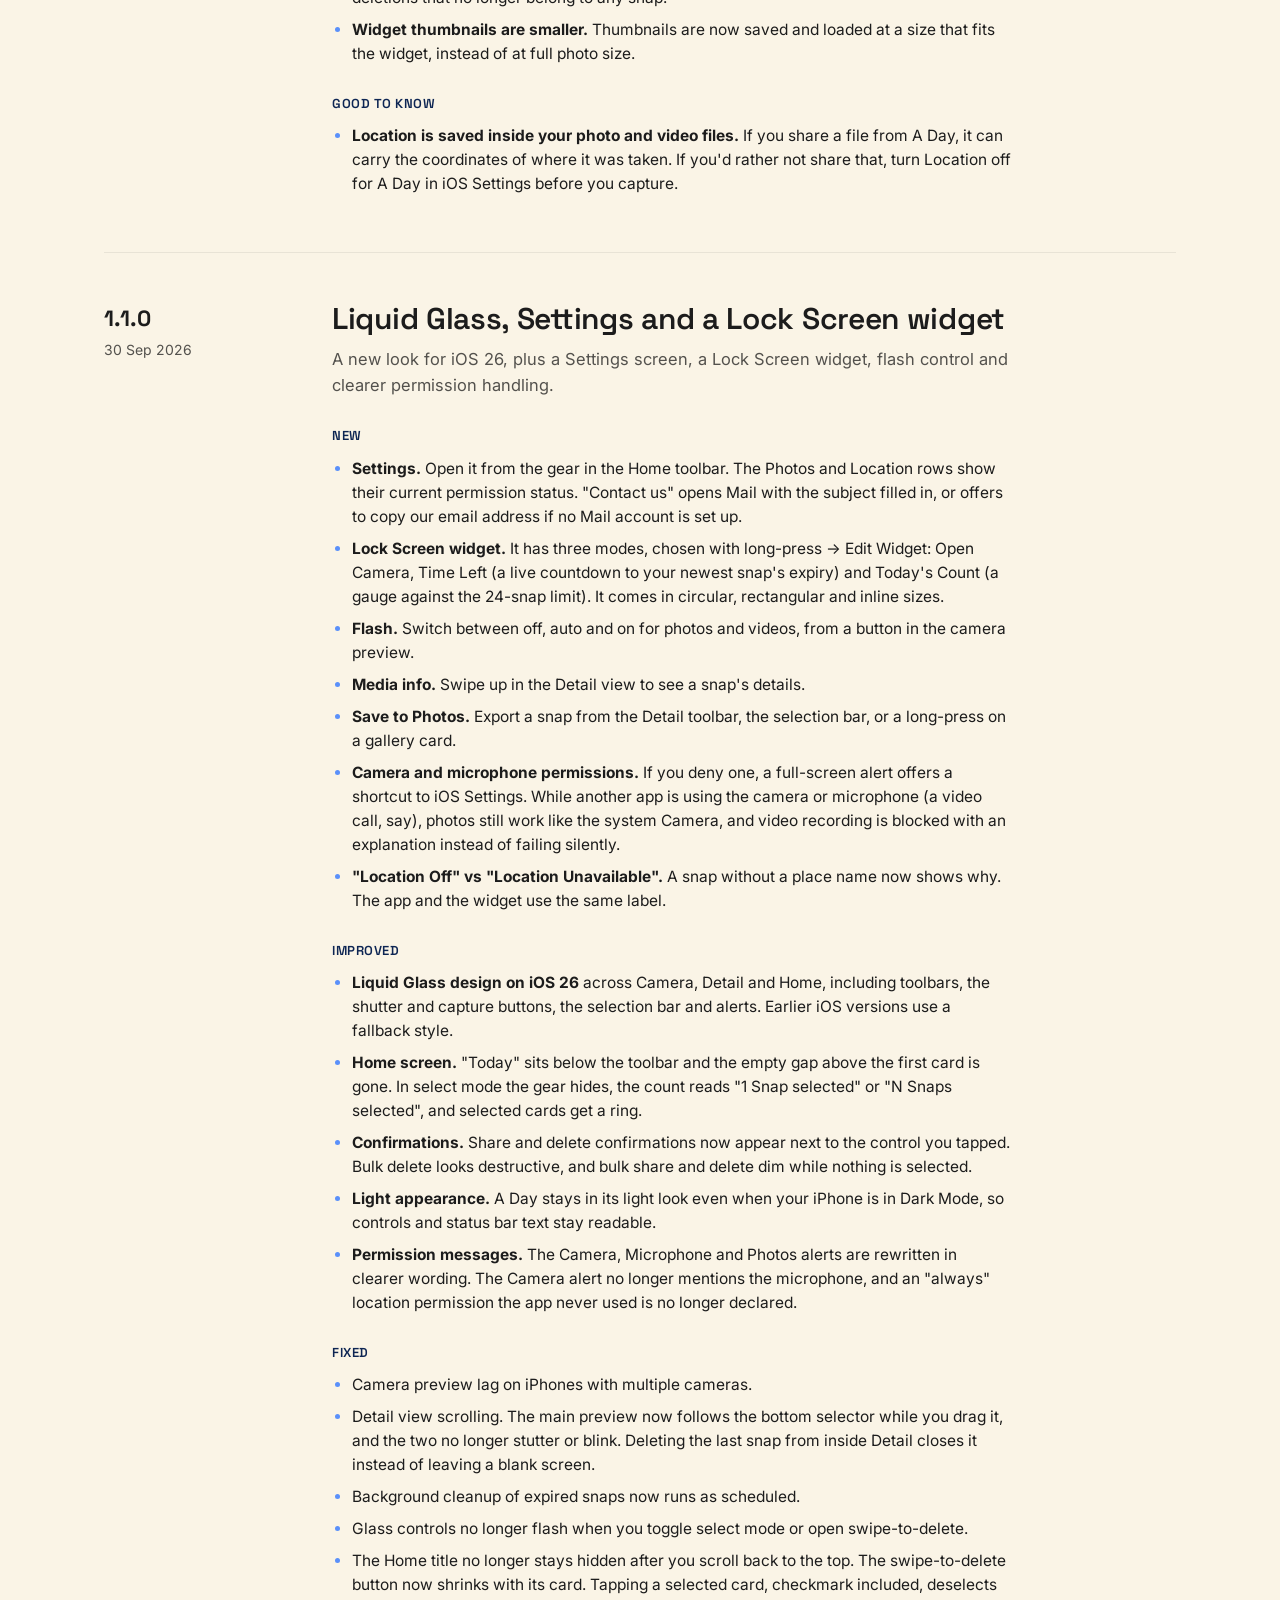
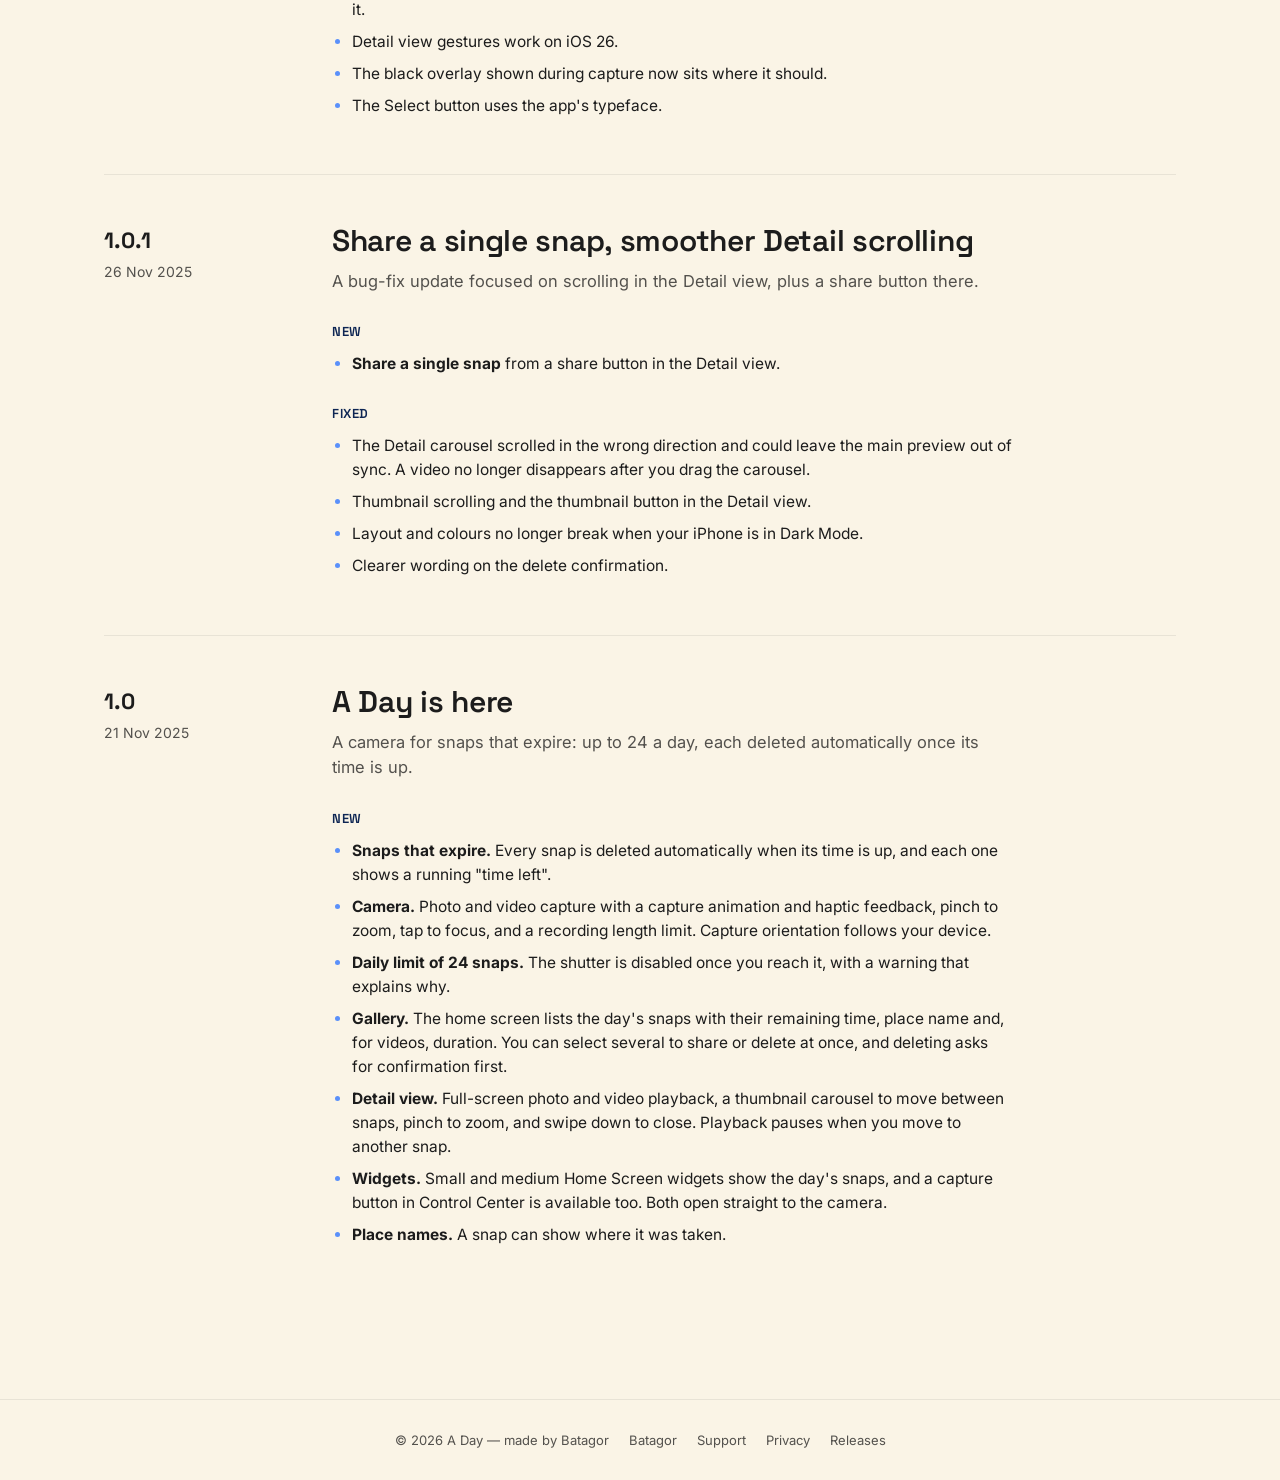
<file: a-day/releases/index.html>
<!DOCTYPE html>
<!--
  ADD A RELEASE: copy the block below, paste it directly under the
  "NEW ENTRIES BELOW" marker in <main> (newest stays on top), and fill it in.
  Delete any group (New / Improved / Fixed) you do not need, and the <figure>
  if there is no image. Use the version with dashes for the id (1.2.0 = 1-2-0).
  Write for end users: no PR numbers, no internal or build details.

  <article class="cl-entry" id="1-2-0">
    <div class="cl-meta">
      <a class="cl-version" href="#1-2-0">1.2.0</a>
      <time class="cl-date" datetime="2026-12-01">1 Dec 2026</time>
    </div>
    <div class="cl-body">
      <h2>Release title</h2>
      <p class="cl-summary">One sentence on what this release is about.</p>
      <figure class="cl-img"><img src="/assets/releases/1-2-0.png" alt="Describe the image" loading="lazy"></figure>
      <h3 class="cl-group">New</h3>
      <ul>
        <li><strong>Feature name.</strong> What it does for the user.</li>
      </ul>
      <h3 class="cl-group">Improved</h3>
      <ul>
        <li>What got better.</li>
      </ul>
      <h3 class="cl-group">Fixed</h3>
      <ul>
        <li>What no longer goes wrong.</li>
      </ul>
    </div>
  </article>
-->
<html lang="en">
<head>
<meta charset="UTF-8">
<meta name="viewport" content="width=device-width, initial-scale=1.0">
<title>Releases — A Day</title>
<meta name="description" content="What's new in A Day: release notes for every version of the camera app whose snaps disappear after 24 hours.">
<link rel="canonical" href="https://ada-batagor.github.io/a-day/releases/">

<meta property="og:title" content="Releases — A Day">
<meta property="og:description" content="What's new in A Day: release notes for every version.">
<meta property="og:image" content="https://ada-batagor.github.io/assets/logo.png">
<meta property="og:url" content="https://ada-batagor.github.io/a-day/releases/">
<meta property="og:type" content="website">

<link rel="preconnect" href="https://fonts.googleapis.com">
<link rel="preconnect" href="https://fonts.gstatic.com" crossorigin>
<link href="https://fonts.googleapis.com/css2?family=Space+Grotesk:wght@400;500;600;700&family=Inter:wght@400;500;600&display=swap" rel="stylesheet">
<link rel="stylesheet" href="/assets/site.css">
</head>
<body class="changelog" data-app="a-day">

<header class="site-header">
  <div class="wrap header-inner">
    <nav class="crumbs" aria-label="Batagor">
      <a href="/" class="brand">Batagor</a>
      <span class="sep" aria-hidden="true">/</span>
      <a href="/a-day/" class="app-name"><img src="/assets/logo.png" alt="">A Day</a>
    </nav>
    <nav class="switcher" aria-label="Apps">
      <a href="/a-day/">A Day</a>
      <a href="/batu/">Batu</a>
    </nav>
  </div>
</header>

<main class="wrap">
  <div class="cl-head">
    <h1>Releases</h1>
    <p>What's new in A Day, newest first.</p>
  </div>

  <div class="cl-list">
    <!-- NEW ENTRIES BELOW -->

    <article class="cl-entry" id="1-1-2">
      <div class="cl-meta">
        <a class="cl-version" href="#1-1-2">1.1.2</a>
        <time class="cl-date" datetime="2026-11-12">12 Nov 2026</time>
      </div>
      <div class="cl-body">
        <h2>Smarter thumbnails and a steadier camera</h2>
        <p class="cl-summary">Thumbnails that follow the text you care about, a few camera fixes, and a Control Center icon of our own.</p>
        <h3 class="cl-group">Improved</h3>
        <ul>
          <li><strong>Smarter thumbnails.</strong> Gallery thumbnails now crop around text such as a parking spot or locker number when A Day finds it, instead of always cutting from the centre.</li>
          <li><strong>Control Center icon.</strong> The Control Center shortcut now uses A Day's own icon instead of a generic camera.</li>
          <li><strong>Steadier thumbnail strip.</strong> The thumbnail strip in the photo view no longer drifts on its own on some devices.</li>
        </ul>
        <h3 class="cl-group">Fixed</h3>
        <ul>
          <li><strong>The counter keeps up with fast taps.</strong> The photo counter and the "full" cue used to lag behind when you snapped quickly, which made it look like snaps were missing. They now update as soon as you tap the shutter.</li>
          <li><strong>No more lost snaps.</strong> If you tapped the shutter and left the camera right away, the photo could fail to save. It is now saved.</li>
          <li><strong>The shutter waits for the camera.</strong> The shutter can no longer be tapped while the preview is still black.</li>
        </ul>
        <h3 class="cl-group">Good to know</h3>
        <ul>
          <li><strong>The location message is clearer.</strong> The permission message and the Settings line now say plainly that the place is saved inside your photo and video files, so it goes with the file if you share or save it. The new message appears the next time iOS asks for permission; if you already allowed location, you will see the change in Settings.</li>
        </ul>
      </div>
    </article>

    <article class="cl-entry" id="1-1-1">
      <div class="cl-meta">
        <a class="cl-version" href="#1-1-1">1.1.1</a>
        <time class="cl-date" datetime="2026-10-29">29 Oct 2026</time>
      </div>
      <div class="cl-body">
        <h2>A bug-fix update</h2>
        <p class="cl-summary">Fixes for a crash, the daily limit, saving to Photos and leftover files, so the app is steadier and cleans up after itself.</p>
        <h3 class="cl-group">Fixed</h3>
        <ul>
          <li><strong>Bulk delete no longer crashes.</strong> Selecting snaps and tapping the trash button, including when the gallery was over its limit, could close the app. It now deletes the selected snaps normally.</li>
          <li><strong>The daily limit of 24 holds when you shoot fast.</strong> Tapping the shutter rapidly could push the day past 24 snaps. Extra captures are now turned away, and video recording follows the same rule.</li>
          <li><strong>Save to Photos keeps the details.</strong> Photos you save now show where and when they were taken, along with camera info, in the Photos app. Videos show their place too.</li>
          <li><strong>Deleting a snap now removes its files.</strong> Swipe-to-delete and bulk delete used to remove the snap from the gallery but leave its photo or video file on your iPhone. Both now delete the files as well.</li>
          <li><strong>Leftover files get cleaned up.</strong> When you open the app, it removes files from earlier deletions that no longer belong to any snap.</li>
          <li><strong>Widget thumbnails are smaller.</strong> Thumbnails are now saved and loaded at a size that fits the widget, instead of at full photo size.</li>
        </ul>
        <h3 class="cl-group">Good to know</h3>
        <ul>
          <li><strong>Location is saved inside your photo and video files.</strong> If you share a file from A Day, it can carry the coordinates of where it was taken. If you'd rather not share that, turn Location off for A Day in iOS Settings before you capture.</li>
        </ul>
      </div>
    </article>

    <article class="cl-entry" id="1-1-0">
      <div class="cl-meta">
        <a class="cl-version" href="#1-1-0">1.1.0</a>
        <time class="cl-date" datetime="2026-09-30">30 Sep 2026</time>
      </div>
      <div class="cl-body">
        <h2>Liquid Glass, Settings and a Lock Screen widget</h2>
        <p class="cl-summary">A new look for iOS 26, plus a Settings screen, a Lock Screen widget, flash control and clearer permission handling.</p>
        <h3 class="cl-group">New</h3>
        <ul>
          <li><strong>Settings.</strong> Open it from the gear in the Home toolbar. The Photos and Location rows show their current permission status. "Contact us" opens Mail with the subject filled in, or offers to copy our email address if no Mail account is set up.</li>
          <li><strong>Lock Screen widget.</strong> It has three modes, chosen with long-press → Edit Widget: Open Camera, Time Left (a live countdown to your newest snap's expiry) and Today's Count (a gauge against the 24-snap limit). It comes in circular, rectangular and inline sizes.</li>
          <li><strong>Flash.</strong> Switch between off, auto and on for photos and videos, from a button in the camera preview.</li>
          <li><strong>Media info.</strong> Swipe up in the Detail view to see a snap's details.</li>
          <li><strong>Save to Photos.</strong> Export a snap from the Detail toolbar, the selection bar, or a long-press on a gallery card.</li>
          <li><strong>Camera and microphone permissions.</strong> If you deny one, a full-screen alert offers a shortcut to iOS Settings. While another app is using the camera or microphone (a video call, say), photos still work like the system Camera, and video recording is blocked with an explanation instead of failing silently.</li>
          <li><strong>"Location Off" vs "Location Unavailable".</strong> A snap without a place name now shows why. The app and the widget use the same label.</li>
        </ul>
        <h3 class="cl-group">Improved</h3>
        <ul>
          <li><strong>Liquid Glass design on iOS 26</strong> across Camera, Detail and Home, including toolbars, the shutter and capture buttons, the selection bar and alerts. Earlier iOS versions use a fallback style.</li>
          <li><strong>Home screen.</strong> "Today" sits below the toolbar and the empty gap above the first card is gone. In select mode the gear hides, the count reads "1 Snap selected" or "N Snaps selected", and selected cards get a ring.</li>
          <li><strong>Confirmations.</strong> Share and delete confirmations now appear next to the control you tapped. Bulk delete looks destructive, and bulk share and delete dim while nothing is selected.</li>
          <li><strong>Light appearance.</strong> A Day stays in its light look even when your iPhone is in Dark Mode, so controls and status bar text stay readable.</li>
          <li><strong>Permission messages.</strong> The Camera, Microphone and Photos alerts are rewritten in clearer wording. The Camera alert no longer mentions the microphone, and an "always" location permission the app never used is no longer declared.</li>
        </ul>
        <h3 class="cl-group">Fixed</h3>
        <ul>
          <li>Camera preview lag on iPhones with multiple cameras.</li>
          <li>Detail view scrolling. The main preview now follows the bottom selector while you drag it, and the two no longer stutter or blink. Deleting the last snap from inside Detail closes it instead of leaving a blank screen.</li>
          <li>Background cleanup of expired snaps now runs as scheduled.</li>
          <li>Glass controls no longer flash when you toggle select mode or open swipe-to-delete.</li>
          <li>The Home title no longer stays hidden after you scroll back to the top. The swipe-to-delete button now shrinks with its card. Tapping a selected card, checkmark included, deselects it.</li>
          <li>Detail view gestures work on iOS 26.</li>
          <li>The black overlay shown during capture now sits where it should.</li>
          <li>The Select button uses the app's typeface.</li>
        </ul>
      </div>
    </article>

    <article class="cl-entry" id="1-0-1">
      <div class="cl-meta">
        <a class="cl-version" href="#1-0-1">1.0.1</a>
        <time class="cl-date" datetime="2025-11-26">26 Nov 2025</time>
      </div>
      <div class="cl-body">
        <h2>Share a single snap, smoother Detail scrolling</h2>
        <p class="cl-summary">A bug-fix update focused on scrolling in the Detail view, plus a share button there.</p>
        <h3 class="cl-group">New</h3>
        <ul>
          <li><strong>Share a single snap</strong> from a share button in the Detail view.</li>
        </ul>
        <h3 class="cl-group">Fixed</h3>
        <ul>
          <li>The Detail carousel scrolled in the wrong direction and could leave the main preview out of sync. A video no longer disappears after you drag the carousel.</li>
          <li>Thumbnail scrolling and the thumbnail button in the Detail view.</li>
          <li>Layout and colours no longer break when your iPhone is in Dark Mode.</li>
          <li>Clearer wording on the delete confirmation.</li>
        </ul>
      </div>
    </article>

    <article class="cl-entry" id="1-0">
      <div class="cl-meta">
        <a class="cl-version" href="#1-0">1.0</a>
        <time class="cl-date" datetime="2025-11-21">21 Nov 2025</time>
      </div>
      <div class="cl-body">
        <h2>A Day is here</h2>
        <p class="cl-summary">A camera for snaps that expire: up to 24 a day, each deleted automatically once its time is up.</p>
        <h3 class="cl-group">New</h3>
        <ul>
          <li><strong>Snaps that expire.</strong> Every snap is deleted automatically when its time is up, and each one shows a running "time left".</li>
          <li><strong>Camera.</strong> Photo and video capture with a capture animation and haptic feedback, pinch to zoom, tap to focus, and a recording length limit. Capture orientation follows your device.</li>
          <li><strong>Daily limit of 24 snaps.</strong> The shutter is disabled once you reach it, with a warning that explains why.</li>
          <li><strong>Gallery.</strong> The home screen lists the day's snaps with their remaining time, place name and, for videos, duration. You can select several to share or delete at once, and deleting asks for confirmation first.</li>
          <li><strong>Detail view.</strong> Full-screen photo and video playback, a thumbnail carousel to move between snaps, pinch to zoom, and swipe down to close. Playback pauses when you move to another snap.</li>
          <li><strong>Widgets.</strong> Small and medium Home Screen widgets show the day's snaps, and a capture button in Control Center is available too. Both open straight to the camera.</li>
          <li><strong>Place names.</strong> A snap can show where it was taken.</li>
        </ul>
      </div>
    </article>
  </div>
</main>

<footer>
  <div class="wrap footer-inner">
    <span>© 2026 A Day — made by Batagor</span>
    <nav class="footer-links" aria-label="Footer">
      <a href="/">Batagor</a>
      <a href="/a-day/support/">Support</a>
      <a href="/a-day/privacy/">Privacy</a>
      <a href="/a-day/releases/">Releases</a>
    </nav>
  </div>
</footer>

</body>
</html>
</file>
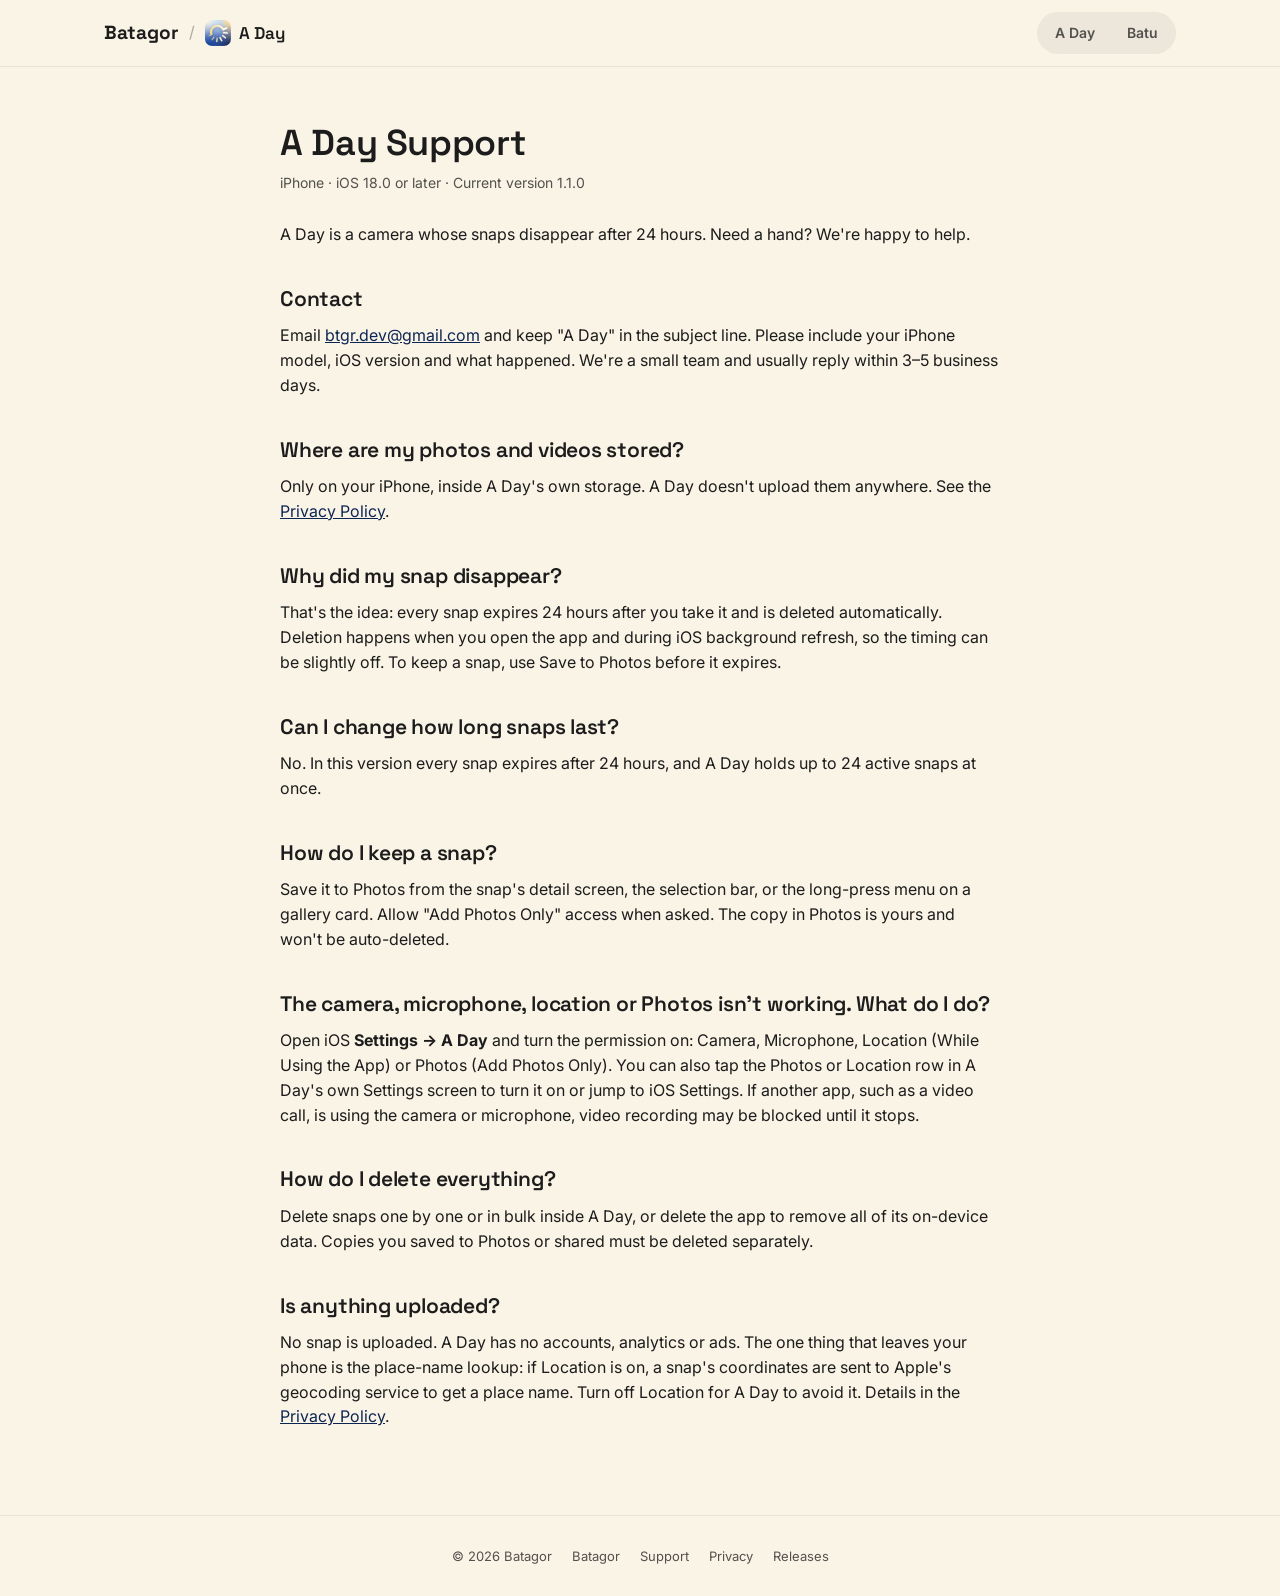
<file: a-day/support/index.html>
<!DOCTYPE html>
<html lang="en">
<head>
<meta charset="UTF-8">
<meta name="viewport" content="width=device-width, initial-scale=1.0">
<title>Support — A Day</title>
<meta name="description" content="Get help with A Day, the camera app whose snaps disappear after 24 hours: contact, FAQ, permissions and requirements.">
<link rel="canonical" href="https://ada-batagor.github.io/a-day/support/">
<link rel="preconnect" href="https://fonts.googleapis.com">
<link rel="preconnect" href="https://fonts.gstatic.com" crossorigin>
<link href="https://fonts.googleapis.com/css2?family=Space+Grotesk:wght@400;500;600;700&family=Inter:wght@400;500;600&display=swap" rel="stylesheet">
<link rel="stylesheet" href="/assets/site.css">
</head>
<body class="doc" data-app="a-day">

<header class="site-header">
  <div class="wrap header-inner">
    <nav class="crumbs" aria-label="Batagor">
      <a href="/" class="brand">Batagor</a>
      <span class="sep" aria-hidden="true">/</span>
      <a href="/a-day/" class="app-name"><img src="/assets/logo.png" alt="">A Day</a>
    </nav>
    <nav class="switcher" aria-label="Apps">
      <a href="/a-day/">A Day</a>
      <a href="/batu/">Batu</a>
    </nav>
  </div>
</header>

<main class="wrap">
  <h1>A Day Support</h1>
  <p class="meta">iPhone · iOS 18.0 or later · Current version 1.1.0</p>

  <p>A Day is a camera whose snaps disappear after 24 hours. Need a hand? We're happy to help.</p>

  <h2>Contact</h2>
  <p>Email <a href="mailto:btgr.dev@gmail.com?subject=A%20Day%20support">btgr.dev@gmail.com</a> and keep "A Day" in the subject line. Please include your iPhone model, iOS version and what happened. We're a small team and usually reply within 3–5 business days.</p>

  <h2>Where are my photos and videos stored?</h2>
  <p>Only on your iPhone, inside A Day's own storage. A Day doesn't upload them anywhere. See the <a href="/a-day/privacy/">Privacy Policy</a>.</p>

  <h2>Why did my snap disappear?</h2>
  <p>That's the idea: every snap expires 24 hours after you take it and is deleted automatically. Deletion happens when you open the app and during iOS background refresh, so the timing can be slightly off. To keep a snap, use Save to Photos before it expires.</p>

  <h2>Can I change how long snaps last?</h2>
  <p>No. In this version every snap expires after 24 hours, and A Day holds up to 24 active snaps at once.</p>

  <h2>How do I keep a snap?</h2>
  <p>Save it to Photos from the snap's detail screen, the selection bar, or the long-press menu on a gallery card. Allow "Add Photos Only" access when asked. The copy in Photos is yours and won't be auto-deleted.</p>

  <h2>The camera, microphone, location or Photos isn't working. What do I do?</h2>
  <p>Open iOS <strong>Settings → A Day</strong> and turn the permission on: Camera, Microphone, Location (While Using the App) or Photos (Add Photos Only). You can also tap the Photos or Location row in A Day's own Settings screen to turn it on or jump to iOS Settings. If another app, such as a video call, is using the camera or microphone, video recording may be blocked until it stops.</p>

  <h2>How do I delete everything?</h2>
  <p>Delete snaps one by one or in bulk inside A Day, or delete the app to remove all of its on-device data. Copies you saved to Photos or shared must be deleted separately.</p>

  <h2>Is anything uploaded?</h2>
  <p>No snap is uploaded. A Day has no accounts, analytics or ads. The one thing that leaves your phone is the place-name lookup: if Location is on, a snap's coordinates are sent to Apple's geocoding service to get a place name. Turn off Location for A Day to avoid it. Details in the <a href="/a-day/privacy/">Privacy Policy</a>.</p>
</main>

<footer>
  <div class="wrap footer-inner">
    <span>© 2026 Batagor</span>
    <nav class="footer-links" aria-label="Footer">
      <a href="/">Batagor</a>
      <a href="/a-day/support/">Support</a>
      <a href="/a-day/privacy/">Privacy</a>
      <a href="/a-day/releases/">Releases</a>
    </nav>
  </div>
</footer>

</body>
</html>
</file>
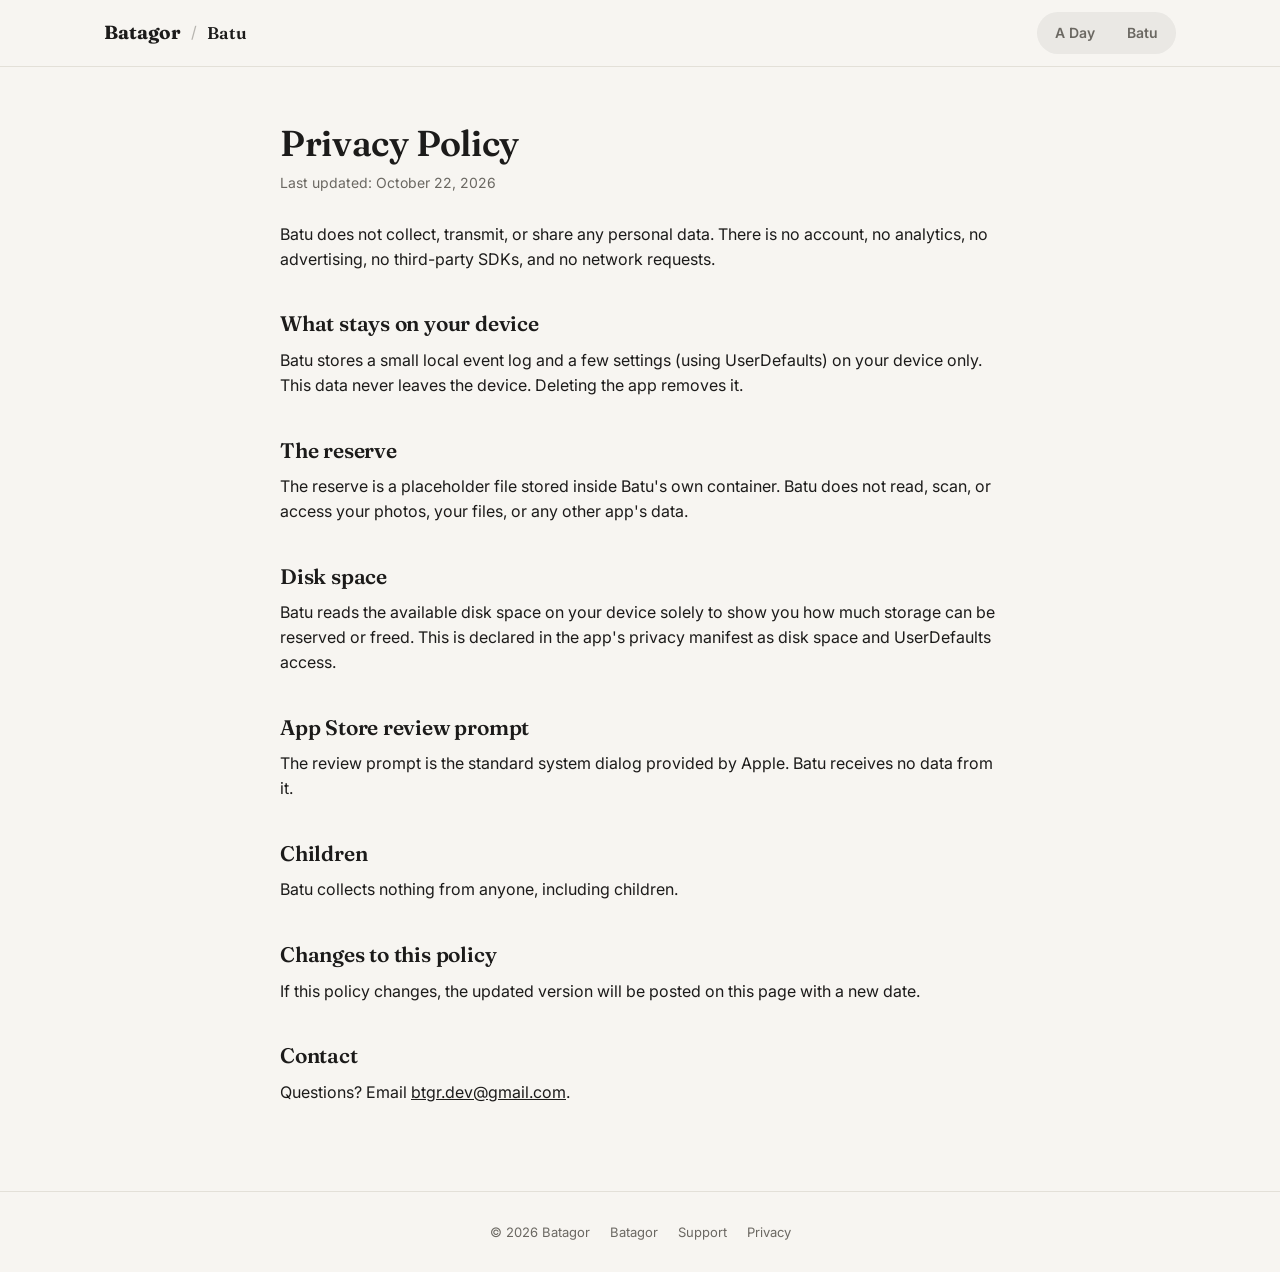
<file: batu/privacy/index.html>
<!DOCTYPE html>
<html lang="en">
<head>
<meta charset="UTF-8">
<meta name="viewport" content="width=device-width, initial-scale=1.0">
<title>Privacy Policy — Batu</title>
<meta name="description" content="Batu's privacy policy: Batu does not collect, transmit, or share any personal data.">
<link rel="preconnect" href="https://fonts.googleapis.com">
<link rel="preconnect" href="https://fonts.gstatic.com" crossorigin>
<link href="https://fonts.googleapis.com/css2?family=Space+Grotesk:wght@400;500;600;700&family=Inter:wght@400;500;600&family=Fraunces:opsz,wght@9..144,500;9..144,600&display=swap" rel="stylesheet">
<link rel="stylesheet" href="/assets/site.css">
</head>
<body class="doc" data-app="batu">

<header class="site-header">
  <div class="wrap header-inner">
    <nav class="crumbs" aria-label="Batagor">
      <a href="/" class="brand">Batagor</a>
      <span class="sep" aria-hidden="true">/</span>
      <a href="/batu/" class="app-name">Batu</a>
    </nav>
    <nav class="switcher" aria-label="Apps">
      <a href="/a-day/">A Day</a>
      <a href="/batu/">Batu</a>
    </nav>
  </div>
</header>

<main class="wrap">
  <h1>Privacy Policy</h1>
  <p class="meta">Last updated: October 22, 2026</p>

  <p>Batu does not collect, transmit, or share any personal data. There is no account, no analytics, no advertising, no third-party SDKs, and no network requests.</p>

  <h2>What stays on your device</h2>
  <p>Batu stores a small local event log and a few settings (using UserDefaults) on your device only. This data never leaves the device. Deleting the app removes it.</p>

  <h2>The reserve</h2>
  <p>The reserve is a placeholder file stored inside Batu's own container. Batu does not read, scan, or access your photos, your files, or any other app's data.</p>

  <h2>Disk space</h2>
  <p>Batu reads the available disk space on your device solely to show you how much storage can be reserved or freed. This is declared in the app's privacy manifest as disk space and UserDefaults access.</p>

  <h2>App Store review prompt</h2>
  <p>The review prompt is the standard system dialog provided by Apple. Batu receives no data from it.</p>

  <h2>Children</h2>
  <p>Batu collects nothing from anyone, including children.</p>

  <h2>Changes to this policy</h2>
  <p>If this policy changes, the updated version will be posted on this page with a new date.</p>

  <h2>Contact</h2>
  <p>Questions? Email <a href="mailto:btgr.dev@gmail.com">btgr.dev@gmail.com</a>.</p>
</main>

<footer>
  <div class="wrap footer-inner">
    <span>© 2026 Batagor</span>
    <nav class="footer-links" aria-label="Footer">
      <a href="/">Batagor</a>
      <a href="/batu/support/">Support</a>
      <a href="/batu/privacy/">Privacy</a>
    </nav>
  </div>
</footer>

</body>
</html>
</file>
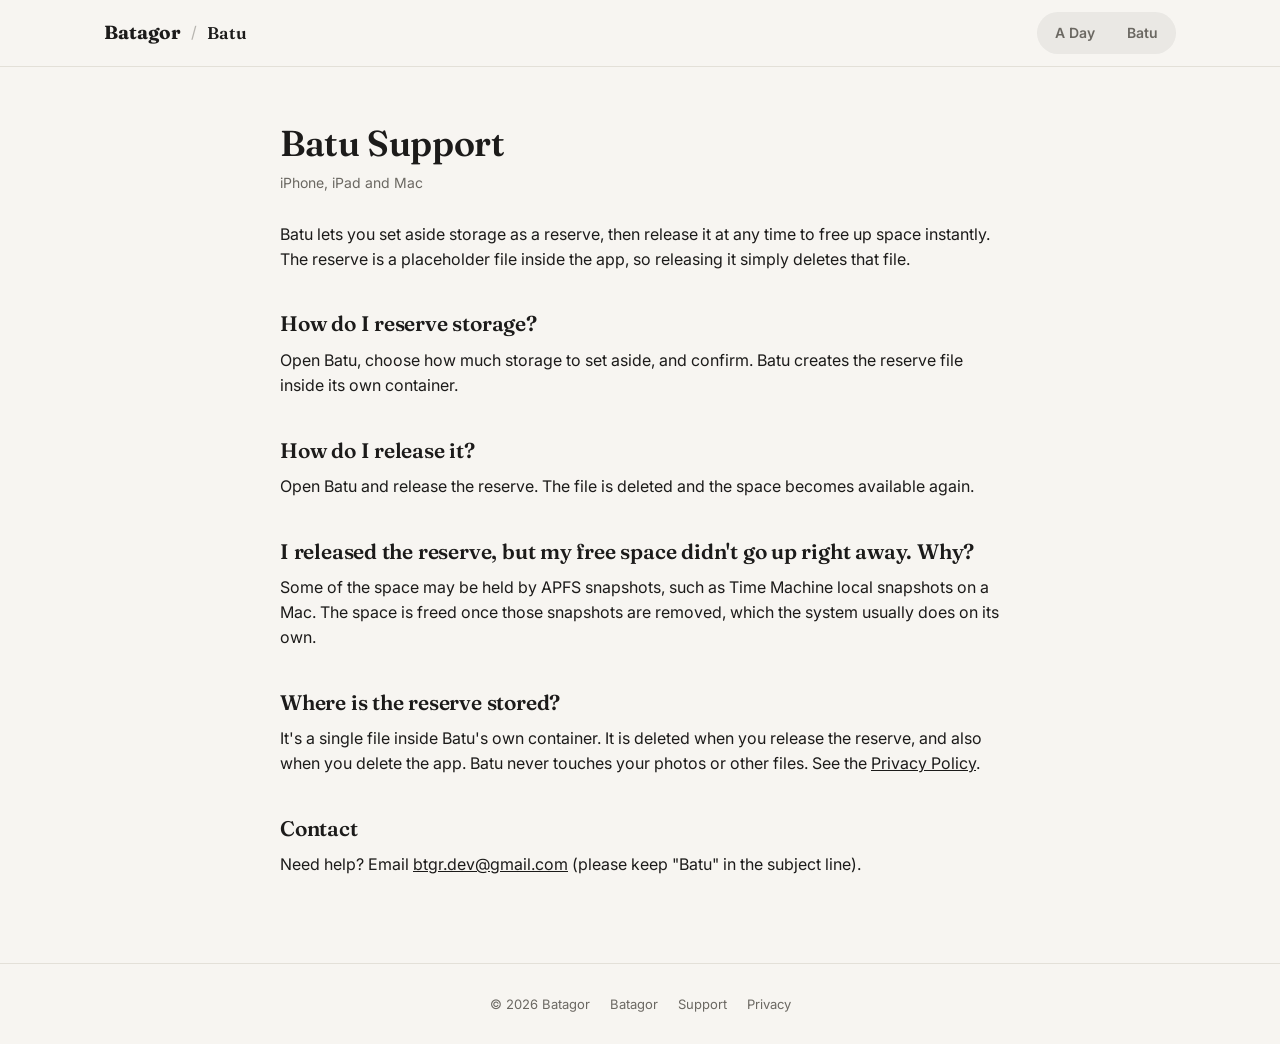
<file: batu/support/index.html>
<!DOCTYPE html>
<html lang="en">
<head>
<meta charset="UTF-8">
<meta name="viewport" content="width=device-width, initial-scale=1.0">
<title>Support — Batu</title>
<meta name="description" content="Get help with Batu, the app that sets aside storage you can release at any time.">
<link rel="preconnect" href="https://fonts.googleapis.com">
<link rel="preconnect" href="https://fonts.gstatic.com" crossorigin>
<link href="https://fonts.googleapis.com/css2?family=Space+Grotesk:wght@400;500;600;700&family=Inter:wght@400;500;600&family=Fraunces:opsz,wght@9..144,500;9..144,600&display=swap" rel="stylesheet">
<link rel="stylesheet" href="/assets/site.css">
</head>
<body class="doc" data-app="batu">

<header class="site-header">
  <div class="wrap header-inner">
    <nav class="crumbs" aria-label="Batagor">
      <a href="/" class="brand">Batagor</a>
      <span class="sep" aria-hidden="true">/</span>
      <a href="/batu/" class="app-name">Batu</a>
    </nav>
    <nav class="switcher" aria-label="Apps">
      <a href="/a-day/">A Day</a>
      <a href="/batu/">Batu</a>
    </nav>
  </div>
</header>

<main class="wrap">
  <h1>Batu Support</h1>
  <p class="meta">iPhone, iPad and Mac</p>

  <p>Batu lets you set aside storage as a reserve, then release it at any time to free up space instantly. The reserve is a placeholder file inside the app, so releasing it simply deletes that file.</p>

  <h2>How do I reserve storage?</h2>
  <p>Open Batu, choose how much storage to set aside, and confirm. Batu creates the reserve file inside its own container.</p>

  <h2>How do I release it?</h2>
  <p>Open Batu and release the reserve. The file is deleted and the space becomes available again.</p>

  <h2>I released the reserve, but my free space didn't go up right away. Why?</h2>
  <p>Some of the space may be held by APFS snapshots, such as Time Machine local snapshots on a Mac. The space is freed once those snapshots are removed, which the system usually does on its own.</p>

  <h2>Where is the reserve stored?</h2>
  <p>It's a single file inside Batu's own container. It is deleted when you release the reserve, and also when you delete the app. Batu never touches your photos or other files. See the <a href="/batu/privacy/">Privacy Policy</a>.</p>

  <h2>Contact</h2>
  <p>Need help? Email <a href="mailto:btgr.dev@gmail.com?subject=Batu%20support">btgr.dev@gmail.com</a> (please keep "Batu" in the subject line).</p>
</main>

<footer>
  <div class="wrap footer-inner">
    <span>© 2026 Batagor</span>
    <nav class="footer-links" aria-label="Footer">
      <a href="/">Batagor</a>
      <a href="/batu/support/">Support</a>
      <a href="/batu/privacy/">Privacy</a>
    </nav>
  </div>
</footer>

</body>
</html>
</file>
<file: assets/site.css>
/* ============================================================
   Batagor — shared stylesheet
   Themes are token sets scoped by [data-app]:
     a-day (default) · batu · hub
   Any element can opt into a theme (e.g. a Batu card sitting on an
   A Day page) by carrying data-app and setting its own background/colour.
   Page-specific styles live in hub.css, batu.css and stone.css.
============================================================ */

/* Cross-document view transitions: smooth page-to-page navigation, zero JS.
   Browsers without support just navigate normally. */
@view-transition{ navigation: auto; }
::view-transition-old(root), ::view-transition-new(root){ animation-duration: .35s; }

/* Typed custom properties — let CSS animate counters and gradient angles. */
@property --angle{ syntax: "<angle>"; inherits: false; initial-value: 0deg; }
@property --h{ syntax: "<integer>"; inherits: false; initial-value: 22; }
@property --free{ syntax: "<integer>"; inherits: false; initial-value: 14; }

/* ---- Theme tokens ---- */
:root, [data-app="a-day"]{
  --cream: #faf4e6;
  --cream-soft: #fefdfa;
  --ink: #1c1c1c;
  --ink-soft: #53514d;
  --blue: #5a90fa;
  --blue-deep: #0d2553;
  --blue-pale: #dee9fe;
  --yellow: #ffda85;
  --yellow-deep: #aa7d14;
  --mint: #d5ffe0;
  --line: rgba(28,28,28,0.08);
  --header-bg: rgba(250,244,230,0.85);
  --btn-bg: linear-gradient(135deg, #5a90fa 0%, #0d2553 100%);
  --btn-fg: #fefdfa;
  --btn-shadow: rgba(13,37,83,0.5);
  --font-display: 'Space Grotesk', sans-serif;
  --font-label: 'Space Grotesk', sans-serif;
  --font-body: 'Inter', sans-serif;
  --radius: 16px;
}
/* Batu: warm off-white, ink-black stone, serif voice (tokens from the app's design spec) */
[data-app="batu"]{
  --cream: #f7f5f1;
  --cream-soft: #ffffff;
  --ink: #1c1b1a;
  --ink-soft: #6b6862;
  --blue: #1c1b1a;
  --blue-deep: #1c1b1a;
  --blue-pale: #ecEAe3;
  --yellow: #e3e0d8;
  --yellow-deep: #6b6862;
  --mint: #e4ede4;
  --line: #e3e0d8;
  --header-bg: rgba(247,245,241,0.88);
  --btn-bg: #1c1b1a;
  --btn-fg: #ffffff;
  --btn-shadow: rgba(28,27,26,0.35);
  --font-display: 'Fraunces', Georgia, serif;
  --font-label: 'Inter', sans-serif;
  --radius: 14px;
}
/* Hub: a neutral "gallery wall" so each app can bring its own colour */
[data-app="hub"]{
  --cream: #f3efe8;
  --cream-soft: #fffdf9;
  --ink: #1c1c1c;
  --ink-soft: #5b5750;
  --blue: #e9a23b;
  --blue-deep: #7a4a0a;
  --blue-pale: #f6e3bf;
  --yellow: #f3c76b;
  --yellow-deep: #9a6a12;
  --line: rgba(28,28,28,0.1);
  --header-bg: rgba(243,239,232,0.86);
  --btn-bg: #1c1c1c;
  --btn-fg: #fffdf9;
  --btn-shadow: rgba(28,28,28,0.4);
}

*{ box-sizing: border-box; }
html{ scroll-behavior: smooth; }
body{
  margin: 0;
  background: var(--cream);
  color: var(--ink);
  font-family: var(--font-body);
  line-height: 1.55;
  -webkit-font-smoothing: antialiased;
}
h1, h2, h3{
  font-family: var(--font-display);
  font-weight: 600;
  margin: 0;
  letter-spacing: -0.01em;
}
a{ color: inherit; }
:focus-visible{ outline: 2px solid var(--blue-deep); outline-offset: 3px; }

.wrap{ max-width: 1120px; margin: 0 auto; padding: 0 24px; }

/* ---- Header (shared by every page) ---- */
.site-header{
  position: sticky; top: 0; z-index: 50;
  background: var(--header-bg);
  backdrop-filter: blur(8px);
  border-bottom: 1px solid var(--line);
  view-transition-name: site-header;
}
.header-inner{
  display: flex; align-items: center; justify-content: space-between; gap: 16px;
  padding: 12px 24px;
}
.crumbs{ display: flex; align-items: center; gap: 10px; min-width: 0; }
.brand{
  font-family: var(--font-display); font-weight: 700; font-size: 19px;
  color: var(--ink); text-decoration: none;
}
.crumbs .sep{ color: var(--ink-soft); opacity: .45; }
.app-name{
  display: inline-flex; align-items: center; gap: 8px;
  font-family: var(--font-display); font-weight: 600; font-size: 17px;
  text-decoration: none; color: var(--ink);
}
.app-name img{ width: 26px; height: 26px; border-radius: 7px; display: block; }
.header-end{ display: flex; align-items: center; gap: 12px; }
.switcher{
  display: flex; gap: 2px; padding: 3px;
  background: rgba(28,28,28,0.06); border-radius: 999px;
}
.switcher a{
  padding: 7px 15px; border-radius: 999px;
  font-size: 14px; font-weight: 600; text-decoration: none; color: var(--ink-soft);
  font-family: 'Inter', sans-serif;
  transition: color .15s ease, background .15s ease;
}
.switcher a:hover{ color: var(--ink); }
.switcher a[aria-current="page"]{
  background: var(--cream-soft); color: var(--ink);
  box-shadow: 0 1px 3px rgba(0,0,0,0.14);
}
@media (max-width: 640px){
  .header-inner{ padding: 10px 18px; }
  .app-name, .crumbs .sep{ display: none; }
  .header-end .btn{ display: none; }
}

/* ---- Buttons ---- */
.btn{
  font-family: 'Inter', sans-serif; font-size: 14px; font-weight: 600;
  text-decoration: none; padding: 11px 20px; border-radius: 999px;
  display: inline-block; transition: transform 0.15s ease, box-shadow 0.15s ease;
}
.btn-primary{
  background: var(--btn-bg); color: var(--btn-fg);
  box-shadow: 0 8px 20px -8px var(--btn-shadow);
}
.btn-primary:hover{ transform: translateY(-2px); box-shadow: 0 12px 24px -8px var(--btn-shadow); }
.btn-small{ font-size: 13.5px; padding: 9px 18px; }
.btn-ghost{ border: 1.5px solid var(--line); color: var(--ink); background: var(--cream-soft); }
.btn-ghost:hover{ transform: translateY(-2px); }
.badge-link{ display: inline-block; line-height: 0; transition: transform 0.15s ease; }
.badge-link img{ height: 44px; width: auto; display: block; }
.badge-link:hover{ transform: translateY(-2px); }
.badge-link.large img{ height: 52px; }
.text-link{ font-weight: 600; text-decoration: none; color: var(--blue-deep); }
.text-link:hover{ text-decoration: underline; text-underline-offset: 4px; }

/* ---- Live / in-review switch (driven by assets/config.js) ---- */
html:not([data-batu-live]) [data-live-only]{ display: none; }
html[data-batu-live] [data-review-only]{ display: none; }

/* ---- Scroll-driven reveal: pure CSS, only where supported + motion allowed ---- */
@media (prefers-reduced-motion: no-preference){
  @supports (animation-timeline: view()){
    .reveal{
      animation: reveal both linear;
      animation-timeline: view();
      animation-range: entry 0% entry 50%;
    }
  }
}
@keyframes reveal{ from{ opacity: 0; transform: translateY(32px); } to{ opacity: 1; transform: none; } }

/* ---- Hero (A Day + shared) ---- */
.hero{ padding: 88px 0 72px; position: relative; overflow: hidden; }
.hero-glow{
  position: absolute; top: -220px; right: -160px;
  width: 620px; height: 620px; border-radius: 50%;
  background: radial-gradient(circle at 35% 35%, var(--yellow) 0%, var(--blue) 55%, transparent 75%);
  opacity: 0.35; filter: blur(10px);
  pointer-events: none;
  animation: sunrise 1.8s cubic-bezier(.2,.7,.2,1) both;
}
@keyframes sunrise{
  from{ transform: translateY(260px) scale(.7); opacity: 0; }
  to{ transform: none; opacity: .35; }
}
.hero-grid{
  display: grid; grid-template-columns: 1.05fr 0.95fr; gap: 56px;
  align-items: center; position: relative;
}
.eyebrow{
  font-family: var(--font-label); font-weight: 600;
  font-size: 13px; letter-spacing: 0.04em; text-transform: uppercase;
  color: var(--blue-deep);
  display: inline-flex; align-items: center; gap: 8px;
  background: var(--blue-pale);
  padding: 7px 14px 7px 10px; border-radius: 999px;
  margin-bottom: 22px;
}
.eyebrow .sunmark{ width: 14px; height: 14px; animation: spin 18s linear infinite; }
@keyframes spin{ to{ transform: rotate(360deg); } }
.hero h1{
  font-size: clamp(36px, 5vw, 56px); line-height: 1.06; margin-bottom: 22px;
}
.hero h1 .accent{ color: var(--blue-deep); }
.hero p.lede{
  font-size: 17.5px; color: var(--ink-soft); max-width: 460px; margin-bottom: 32px;
}
.cta-row{ display: flex; align-items: center; gap: 18px; flex-wrap: wrap; }
.rating-inline{ font-size: 13.5px; color: var(--ink-soft); display: flex; align-items: center; gap: 6px; }
.rating-inline .stars{ color: var(--yellow-deep); letter-spacing: 1px; }

.stage{ position: relative; display: flex; justify-content: center; align-items: center; height: 500px; }
.phone{
  width: 236px; height: 490px;
  background: var(--ink);
  border-radius: 34px;
  padding: 10px;
  box-shadow: 0 40px 70px -30px rgba(13,37,83,0.45);
  position: relative;
  transform: rotate(-2deg);
  animation: phone-in 1s .25s cubic-bezier(.2,.7,.2,1) both;
}
@keyframes phone-in{ from{ opacity: 0; transform: translateY(60px) rotate(-6deg); } to{ opacity: 1; transform: rotate(-2deg); } }
.phone-screen{
  width: 100%; height: 100%;
  border-radius: 26px;
  overflow: hidden;
  position: relative;
  background: var(--cream);
}
.phone-screen img{
  width: 100%; height: 100%;
  object-fit: cover;
  object-position: top center;
  display: block;
}
/* The pill counts down in pure CSS (typed custom property + counter). */
.timer-pill{
  position: absolute; bottom: -16px; right: -14px;
  background: var(--ink); color: var(--yellow);
  padding: 9px 14px; border-radius: 999px;
  font-family: var(--font-display); font-size: 13px; font-weight: 600;
  box-shadow: 0 14px 28px -12px rgba(0,0,0,0.4);
  animation: countdown 14s linear infinite;
}
.timer-pill b{ font-weight: inherit; counter-reset: h var(--h); }
.timer-pill b::before{ content: counter(h); }
.timer-pill span{ color: var(--cream); opacity: 0.6; font-size: 9.5px; font-weight: 500; display: block; letter-spacing: 0.05em; text-transform: uppercase; }
@keyframes countdown{
  0%{ --h: 24; }
  80%{ --h: 0; }
  100%{ --h: 0; }
}

@media (max-width: 860px){
  .wrap{ padding: 0 20px; }
  .hero{ padding: 52px 0 44px; }
  .hero-grid{ grid-template-columns: 1fr; text-align: center; }
  .eyebrow{ margin-left: auto; margin-right: auto; }
  .hero p.lede{ margin-left: auto; margin-right: auto; }
  .cta-row{ justify-content: center; }
  .stage{ height: 410px; order: -1; margin-bottom: 4px; }
  .phone{ width: 180px; height: 374px; }
}

.section{ padding: 80px 0; border-top: 1px solid var(--line); }
@media (max-width: 860px){ .section{ padding: 52px 0; } }
.section-label{
  font-family: var(--font-label); font-weight: 600;
  font-size: 13px; letter-spacing: 0.04em; text-transform: uppercase;
  color: var(--ink-soft); margin-bottom: 14px;
}

.problem-grid{ display: grid; grid-template-columns: 1fr 1fr; gap: 44px; align-items: center; }
.problem-grid h2{ font-size: clamp(27px, 3.2vw, 36px); line-height: 1.25; }
.stat-card{
  background: var(--ink); color: var(--cream);
  padding: 40px; border-radius: var(--radius);
  position: relative; overflow: hidden;
}
.stat-card::after{
  content: ""; position: absolute; width: 220px; height: 220px; border-radius: 50%;
  background: radial-gradient(circle, var(--yellow), transparent 70%);
  top: -100px; right: -80px; opacity: 0.5;
}
.stat-number{
  font-family: var(--font-display); font-weight: 700;
  font-size: 50px; color: var(--yellow); line-height: 1; margin-bottom: 12px; position: relative;
}
.stat-caption{ color: rgba(250,244,230,0.75); font-size: 14.5px; line-height: 1.6; position: relative; }
@media (max-width: 860px){
  .problem-grid{ grid-template-columns: 1fr; gap: 28px; }
  .stat-card{ padding: 28px; }
  .stat-number{ font-size: 40px; }
}

.timeline{ display: grid; grid-template-columns: repeat(3, 1fr); gap: 32px; margin-top: 44px; }
.tl-step{
  background: var(--cream-soft);
  border: 1px solid var(--line);
  border-radius: var(--radius);
  padding: 28px;
}
.tl-mark{
  width: 30px; height: 30px; border-radius: 50%;
  background: var(--blue-pale); color: var(--blue-deep);
  font-family: var(--font-display); font-weight: 700; font-size: 13px;
  display: flex; align-items: center; justify-content: center;
  margin-bottom: 20px;
}
.tl-time{
  font-family: var(--font-label); font-size: 12px; font-weight: 600;
  color: var(--ink-soft); margin-bottom: 6px; display: block;
}
.tl-step h3{ font-size: 19px; margin-bottom: 8px; }
.tl-step p{ color: var(--ink-soft); font-size: 14.5px; margin: 0; }
@media (max-width: 860px){
  .timeline{ grid-template-columns: 1fr; gap: 18px; }
  .tl-step{ padding: 22px; }
}

/* Tiny CSS-only scenes on each timeline step */
.tl-art{ height: 54px; margin-bottom: 18px; display: flex; align-items: center; }
.art-lens{
  position: relative; width: 44px; height: 44px; border-radius: 50%;
  background: var(--ink); box-shadow: inset 0 0 0 6px #3a3a3a;
}
.art-lens::before{
  content: ""; position: absolute; inset: 14px; border-radius: 50%;
  background: radial-gradient(circle at 35% 35%, var(--blue), var(--blue-deep));
}
.art-lens::after{
  content: ""; position: absolute; inset: -6px; border-radius: 50%;
  border: 3px solid var(--yellow); opacity: 0;
  animation: flash 3.6s ease-out infinite;
}
@keyframes flash{ 0%, 55%{ opacity: 0; transform: scale(.8); } 62%{ opacity: 1; } 100%{ opacity: 0; transform: scale(1.5); } }
.art-bar{ width: 100%; height: 12px; border-radius: 99px; background: var(--blue-pale); overflow: hidden; }
.art-bar i{
  display: block; height: 100%; width: 100%; border-radius: 99px;
  background: linear-gradient(90deg, var(--yellow), var(--blue));
  transform-origin: left; animation: drain 6s linear infinite;
}
@keyframes drain{ 0%{ transform: scaleX(1); } 85%, 100%{ transform: scaleX(0); } }
.art-snap{
  width: 44px; height: 44px; border-radius: 10px;
  background: linear-gradient(160deg, var(--yellow), var(--blue));
  animation: vanish 4.5s ease-in infinite;
}
@keyframes vanish{
  0%, 45%{ opacity: 1; filter: none; transform: none; }
  70%{ opacity: 0; filter: blur(8px); transform: translateY(-10px) scale(.85); }
  92%{ opacity: 0; }
  100%{ opacity: 1; filter: none; transform: none; }
}

.privacy-grid{ display: grid; grid-template-columns: repeat(3, 1fr); gap: 20px; margin-top: 36px; }
.privacy-item{
  background: var(--blue-pale);
  padding: 30px 26px; border-radius: var(--radius);
}
.privacy-item h3{ font-family: 'Inter', sans-serif; font-size: 16px; font-weight: 600; margin-bottom: 8px; }
.privacy-item p{ color: var(--ink-soft); font-size: 13.5px; margin: 0; }
@media (max-width: 860px){
  .privacy-grid{ grid-template-columns: 1fr; gap: 14px; }
  .privacy-item{ padding: 24px 20px; }
}

.final-cta{ text-align: center; padding: 96px 0; position: relative; overflow: hidden; }
@media (max-width: 860px){ .final-cta{ padding: 60px 0; } }
.final-glow{
  position: absolute; bottom: -200px; left: 50%; transform: translateX(-50%);
  width: 560px; height: 560px; border-radius: 50%;
  background: radial-gradient(circle, var(--yellow) 0%, var(--blue) 55%, transparent 75%);
  opacity: 0.3; filter: blur(10px); pointer-events: none;
}
.final-cta h2{
  font-size: clamp(28px, 4vw, 42px); max-width: 600px; margin: 0 auto 30px; line-height: 1.2; position: relative;
}

/* ---- "Also by Batagor": cross-link card, themed per target app ---- */
.also{ padding: 8px 0 72px; }
.also .section-label{ margin-bottom: 16px; }
.also-card{
  display: flex; align-items: center; gap: 24px; flex-wrap: wrap;
  background: var(--cream); color: var(--ink); font-family: var(--font-body);
  border: 1px solid var(--line); border-radius: 24px; padding: 26px 30px;
  text-decoration: none; position: relative;
  transition: transform .2s ease, box-shadow .2s ease;
}
.also-card:hover{ transform: translateY(-3px); box-shadow: 0 22px 36px -26px rgba(0,0,0,.45); }
.also-card h3{ font-size: 24px; }
.also-card p{ margin: 4px 0 0; color: var(--ink-soft); font-size: 15px; max-width: 460px; }
.also-card .also-mark{ flex: none; width: 84px; display: flex; justify-content: center; }
.also-card .also-copy{ flex: 1 1 260px; }
.also-card .go{ font-weight: 600; color: var(--blue-deep); font-size: 14.5px; }

/* ---- Footer ---- */
footer{ border-top: 1px solid var(--line); padding: 30px 0; }
.footer-inner{
  display: flex; justify-content: center; align-items: center; gap: 20px; flex-wrap: wrap;
  font-size: 13px; color: var(--ink-soft);
}
.footer-inner a{ text-decoration: none; color: var(--ink-soft); }
.footer-inner a:hover{ color: var(--ink); }
.footer-links{ display: flex; gap: 20px; flex-wrap: wrap; }

@media (prefers-reduced-motion: reduce){
  *{ animation-duration: 0.001ms !important; animation-iteration-count: 1 !important; transition-duration: 0.001ms !important; scroll-behavior: auto !important; }
}

@media (max-width: 480px){
  .wrap{ padding: 0 18px; }
  .hero h1{ font-size: 32px; }
  .hero p.lede{ font-size: 16px; }
  .phone{ width: 160px; height: 332px; }
  .stage{ height: 366px; }
  .timer-pill{ font-size: 12px; padding: 8px 12px; }
  .stat-number{ font-size: 34px; }
  .problem-grid h2{ font-size: 24px; }
}

/* ---- Document pages (privacy / support) — scoped to body.doc ---- */
.doc .site-header{ position: static; background: none; backdrop-filter: none; }
.doc .wrap{ max-width: 720px; }
.doc .site-header .wrap{ max-width: 1120px; }
.doc main{ padding: 56px 0 72px; }
.doc h1{ font-size: 36px; line-height: 1.15; margin-bottom: 8px; }
.doc h2{ font-size: 21px; margin: 36px 0 8px; }
.doc p, .doc li{ font-size: 16px; }
.doc p{ margin: 0 0 14px; }
.doc ul{ padding-left: 22px; margin: 0 0 14px; }
.doc li{ margin-bottom: 6px; }
.doc main a{ color: var(--blue-deep); }
.doc .meta{ color: var(--ink-soft); font-size: 14px; margin-bottom: 28px; }
.doc .summary{ background: rgba(13,37,83,0.06); border-radius: 12px; padding: 14px 18px; margin-bottom: 14px; }
.doc .summary p{ margin: 0; }
[data-app="batu"].doc .summary{ background: var(--blue-pale); }
@media (max-width: 480px){
  .doc h1{ font-size: 30px; }
}

/* ---- Changelog (releases) — scoped to body.changelog ---- */
.changelog .site-header .wrap{ max-width: 1120px; }
.changelog .cl-head{ padding: 64px 0 24px; }
.changelog .cl-head h1{ font-size: clamp(34px, 5vw, 48px); line-height: 1.08; margin-bottom: 12px; }
.changelog .cl-head p{ margin: 0; font-size: 17px; color: var(--ink-soft); max-width: 520px; }
.cl-list{ padding-bottom: 96px; }
.cl-entry{
  display: grid; grid-template-columns: 180px minmax(0, 1fr); gap: 48px;
  padding: 48px 0; border-top: 1px solid var(--line);
}
.cl-entry{ scroll-margin-top: 56px; }
.cl-meta{ position: sticky; top: 88px; align-self: start; }
.cl-version{
  font-family: var(--font-display); font-weight: 700; font-size: 22px;
  color: var(--ink); text-decoration: none; display: inline-block;
}
.cl-version:hover{ color: var(--blue-deep); text-decoration: underline; text-underline-offset: 4px; }
.cl-date{ display: block; margin-top: 4px; font-size: 14px; color: var(--ink-soft); }
.cl-body{ max-width: 680px; }
.cl-body h2{ font-size: clamp(24px, 3vw, 30px); line-height: 1.2; margin-bottom: 10px; }
.cl-summary{ margin: 0 0 24px; font-size: 16.5px; color: var(--ink-soft); }
.cl-img{ margin: 0 0 28px; }
.cl-img img{ width: 100%; height: auto; display: block; border-radius: var(--radius); border: 1px solid var(--line); }
.cl-group{
  font-family: var(--font-label); font-weight: 600;
  font-size: 13px; letter-spacing: 0.04em; text-transform: uppercase;
  color: var(--blue-deep); margin: 28px 0 10px;
}
.cl-body ul{ margin: 0; padding-left: 20px; }
.cl-body li{ font-size: 15.5px; margin-bottom: 8px; }
.cl-body li::marker{ color: var(--blue); }
.cl-entry:target .cl-version{ color: var(--blue-deep); text-decoration: underline; text-underline-offset: 4px; }
@media (max-width: 860px){
  .changelog .cl-head{ padding: 44px 0 12px; }
  .cl-entry{ grid-template-columns: 1fr; gap: 14px; padding: 36px 0; }
  .cl-meta{ position: static; display: flex; align-items: baseline; gap: 12px; }
  .cl-date{ margin-top: 0; }
  .cl-list{ padding-bottom: 64px; }
}
</file>
<file: assets/stone.css>
/* ============================================================
   Batu's stone + the reserve/release loop, drawn in pure CSS.
   Shared by the hub, the Batu page and the "also by" cards.
   Shape follows the app's design tokens: asymmetric rounded blob,
   soft highlight, shadow beneath. Static state (reduced motion) =
   "10 GB, tucked away."
============================================================ */

.stone{
  position: relative;
  width: var(--sw, 170px);
  height: calc(var(--sw, 170px) * 0.812);
  background: #1c1b1a;
  border-radius: 46% 44% 42% 48% / 44% 42% 52% 52%;
  box-shadow: 0 calc(var(--sw, 170px) * .09) calc(var(--sw, 170px) * .12) calc(var(--sw, 170px) * -.07) rgba(28,27,26,.45);
  transform-origin: 50% 100%;
}
.stone::before{
  content: ""; position: absolute; left: 16%; top: 13%;
  width: 26%; height: 19%; border-radius: 50%;
  background: rgba(255,255,255,.14);
}
.stone--mini{ --sw: 64px; }

/* Tap-style wiggle on hover/focus for stones that are just sitting there */
.stone--tap{ cursor: pointer; animation: breathe 6s ease-in-out infinite; }
.stone--tap:hover, .stone--tap:focus-visible{ animation: wiggle .55s ease-in-out; }
@keyframes breathe{ 0%, 100%{ transform: scale(1); } 50%{ transform: scale(1.018, .985); } }
@keyframes wiggle{
  0%{ transform: rotate(0); }
  25%{ transform: rotate(-5deg) scale(1.03); }
  60%{ transform: rotate(3.5deg); }
  100%{ transform: rotate(0); }
}

/* Ghost = the "nothing reserved" outline */
.stone.ghost{
  background: none; box-shadow: none;
  border: 2px dashed #b9b6ae;
  opacity: 0;
}
.stone.ghost::before{ display: none; }

/* ---- The loop: reserve -> tucked away -> release -> space is back ---- */
.demo{ display: flex; flex-direction: column; align-items: center; gap: 18px; width: 100%; max-width: 340px; }
.demo-stage{
  position: relative; width: 100%;
  height: calc(var(--sw, 170px) * .812 + 54px);
  display: flex; align-items: flex-end; justify-content: center;
}
.demo-stage .stone{ position: absolute; bottom: 14px; left: 50%; margin-left: calc(var(--sw, 170px) / -2); }
.demo-stage .ghost{ animation: ghost-cycle 10s ease-in-out infinite; }
.demo-stage .demo-stone{ animation: stone-cycle 10s cubic-bezier(.3,.7,.3,1) infinite; }
.demo-caption{ display: grid; text-align: center; min-height: 3.2em; }
.demo-caption span{ grid-area: 1 / 1; font-family: var(--font-display); font-weight: 600; font-size: 21px; line-height: 1.25; }
.cap-b{ opacity: 0; }
.demo-caption .cap-a{ animation: cap-a 10s ease-in-out infinite; }
.demo-caption .cap-b{ animation: cap-b 10s ease-in-out infinite; }
.demo-sub{ display: block; font-family: var(--font-body); font-weight: 400; font-size: 13.5px; color: var(--ink-soft); margin-top: 4px; }

.demo-bar{
  position: relative; width: 100%; height: 10px; border-radius: 99px;
  background: #e3e0d8; overflow: hidden; display: flex;
}
.demo-bar .used{ width: 62%; background: #b9b6ae; }
.demo-bar .held{ width: 16%; background: #1c1b1a; animation: held-cycle 10s ease-in-out infinite; }
.demo-free{
  align-self: stretch; display: flex; justify-content: space-between;
  font-size: 12.5px; color: var(--ink-soft); margin-top: -8px;
  animation: free-cycle 10s ease-in-out infinite;
}
.demo-free b{ font-weight: 600; color: var(--ink); counter-reset: free var(--free); }
.demo-free b::before{ content: counter(free) " GB free"; }
.demo--mini{ --sw: 112px; }
.demo--mini .demo-bar, .demo--mini .demo-free{ display: none; }
.demo--mini .demo-caption span{ font-size: 18px; }

@keyframes stone-cycle{
  0%{ opacity: 0; transform: translateY(-70px) scale(.92, 1.1); }
  9%{ opacity: 1; transform: translateY(0) scale(1.07, .92); }
  13%{ transform: scale(.99, 1.02); }
  16%{ transform: none; }
  50%{ opacity: 1; transform: none; }
  58%{ opacity: 0; transform: translateY(-54px) scale(.86); }
  100%{ opacity: 0; transform: translateY(-70px) scale(.92, 1.1); }
}
@keyframes ghost-cycle{
  0%, 52%{ opacity: 0; }
  62%, 90%{ opacity: 1; }
  96%, 100%{ opacity: 0; }
}
@keyframes cap-a{
  0%, 8%{ opacity: 0; transform: translateY(6px); }
  15%, 48%{ opacity: 1; transform: none; }
  54%, 100%{ opacity: 0; transform: translateY(-6px); }
}
@keyframes cap-b{
  0%, 56%{ opacity: 0; transform: translateY(6px); }
  63%, 90%{ opacity: 1; transform: none; }
  96%, 100%{ opacity: 0; transform: translateY(-6px); }
}
@keyframes held-cycle{
  0%, 8%{ width: 0; }
  16%, 50%{ width: 16%; }
  58%, 100%{ width: 0; }
}
@keyframes free-cycle{
  0%, 8%{ --free: 24; }
  16%, 50%{ --free: 14; }
  58%, 100%{ --free: 24; }
}
</file>
<file: assets/hub.css>
/* ============================================================
   Hub (root index) — the neutral "gallery wall".
   Each app panel re-themes itself via its own data-app attribute.
============================================================ */

.hub-hero{ padding: 84px 0 64px; position: relative; overflow: hidden; }
.hub-hero .hero-grid{ grid-template-columns: 1.15fr .85fr; }
.hub-hero h1{ font-size: clamp(40px, 5.8vw, 66px); line-height: 1.03; margin-bottom: 22px; letter-spacing: -0.02em; }
.hub-hero p.lede{ max-width: 500px; }
.hl{
  background: linear-gradient(transparent 62%, var(--yellow) 62% 92%, transparent 92%) 0 0 / 0% 100% no-repeat;
  animation: hl .9s .6s ease-out forwards;
}
@keyframes hl{ to{ background-size: 100% 100%; } }

/* sun + stone duet */
.duo{ position: relative; height: 380px; max-width: 400px; width: 100%; margin: 0 auto; }
.sun{ position: absolute; left: 4%; top: 2%; width: 190px; height: 190px; animation: bob 7s ease-in-out infinite; }
.sun .rays{
  position: absolute; inset: -52px; border-radius: 50%;
  background: repeating-conic-gradient(from var(--angle), rgba(243,199,107,.75) 0 5deg, transparent 5deg 15deg);
  -webkit-mask-image: radial-gradient(circle, transparent 0 40%, #000 42% 58%, transparent 70%);
          mask-image: radial-gradient(circle, transparent 0 40%, #000 42% 58%, transparent 70%);
  animation: spin-angle 40s linear infinite;
}
.sun .core{
  position: absolute; inset: 0; border-radius: 50%;
  background: radial-gradient(circle at 36% 34%, #fff3c9 0, #ffda85 38%, #f0b64a 100%);
  box-shadow: 0 34px 60px -24px rgba(233,162,59,.8);
}
@keyframes spin-angle{ to{ --angle: 360deg; } }
@keyframes bob{ 0%, 100%{ transform: translateY(0); } 50%{ transform: translateY(-14px); } }
.duo .stone{ --sw: 160px; position: absolute; right: 2%; bottom: 8%; animation: thud 7s ease-in-out infinite; }
@keyframes thud{
  0%, 80%, 100%{ transform: none; }
  86%{ transform: translateY(-22px) rotate(-3deg); }
  91%{ transform: translateY(0) scale(1.06, .93); }
  95%{ transform: scale(.99, 1.015); }
}
.duo .floor{
  position: absolute; left: 6%; right: 0; bottom: 4%; height: 2px;
  background: linear-gradient(90deg, transparent, rgba(28,28,28,.18), transparent);
}
@media (max-width: 860px){
  .hub-hero{ padding: 48px 0 36px; }
  .duo{ height: 300px; }
  .sun{ width: 150px; height: 150px; }
  .duo .stone{ --sw: 124px; }
}

/* ---- App panels ---- */
.apps{ padding: 24px 0 88px; }
.panels{ display: grid; grid-template-columns: 1fr 1fr; gap: 24px; margin-top: 18px; }
.panel{
  position: relative; display: flex; flex-direction: column; gap: 14px;
  padding: 34px; min-height: 560px; overflow: hidden;
  border-radius: 28px; border: 1px solid var(--line);
  background: var(--cream); color: var(--ink); font-family: var(--font-body);
  transition: transform .25s ease, box-shadow .25s ease;
}
.panel:hover{ transform: translateY(-5px); box-shadow: 0 30px 50px -34px rgba(0,0,0,.5); }
.panel[data-app="a-day"]{ background: linear-gradient(165deg, #fff6df 0%, #faf4e6 48%, #dee9fe 135%); }
.panel-top{ display: flex; align-items: center; justify-content: space-between; gap: 12px; }
.panel .app-icon{ width: 64px; height: 64px; border-radius: 15px; display: block; }
.panel .stone-icon{
  width: 64px; height: 64px; border-radius: 15px; background: #f7f5f1; border: 1px solid #e3e0d8;
  display: flex; align-items: flex-end; justify-content: flex-end; overflow: hidden;
}
.panel .stone-icon .stone{ --sw: 50px; margin: 0 -6px -4px 0; box-shadow: none; }
.panel h2{ font-size: clamp(30px, 3.4vw, 42px); line-height: 1.05; margin-top: 8px; }
.panel .tag{ font-family: var(--font-display); font-size: 19px; font-weight: 500; margin: 0; }
.panel p{ margin: 0; color: var(--ink-soft); font-size: 15.5px; max-width: 420px; }
.panel-art{ margin-top: auto; display: flex; justify-content: center; align-items: flex-end; min-height: 230px; padding-top: 10px; }
.panel-cta{ display: flex; align-items: center; gap: 14px; margin-top: 6px; }
.stretch::after{ content: ""; position: absolute; inset: 0; z-index: 2; border-radius: inherit; }
.stretch{ color: inherit; text-decoration: none; }
.panel .btn{ position: relative; }

.status{
  display: inline-flex; align-items: center; gap: 8px;
  font-family: 'Inter', sans-serif; font-weight: 600; font-size: 12px; letter-spacing: .04em; text-transform: uppercase;
  color: var(--blue-deep); background: var(--blue-pale);
  padding: 6px 12px 6px 10px; border-radius: 999px; white-space: nowrap;
}
.status::before{ content: ""; width: 8px; height: 8px; border-radius: 50%; background: #3c9d5c; }
.status--review::before{ background: #c9892f; animation: pulse 2.2s ease-in-out infinite; }
@keyframes pulse{ 0%, 100%{ box-shadow: 0 0 0 0 rgba(201,137,47,.55); } 60%{ box-shadow: 0 0 0 7px rgba(201,137,47,0); } }

/* A Day's panel art: a stack of snaps; the top one expires */
.snaps{ position: relative; width: 250px; height: 214px; }
.snap{
  position: absolute; width: 128px; height: 158px; border-radius: 14px; background: #fff;
  padding: 8px 8px 30px; box-shadow: 0 20px 30px -16px rgba(13,37,83,.5);
}
.snap i{ display: block; height: 100%; border-radius: 8px; background: linear-gradient(160deg, #ffda85, #5a90fa); }
.snap:nth-child(1){ left: 0; top: 24px; transform: rotate(-9deg); }
.snap:nth-child(1) i{ background: linear-gradient(160deg, #dee9fe, #5a90fa); }
.snap:nth-child(2){ left: 58px; top: 0; transform: rotate(3deg); }
.snap:nth-child(2) i{ background: linear-gradient(160deg, #ffda85, #f0b64a); }
.snap:nth-child(3){ left: 108px; top: 34px; transform: rotate(11deg); animation: snap-gone 8s ease-in infinite; }
@keyframes snap-gone{
  0%, 50%{ opacity: 1; filter: none; transform: rotate(11deg); }
  70%{ opacity: 0; filter: blur(9px); transform: rotate(11deg) translateY(-14px) scale(.9); }
  93%{ opacity: 0; }
  100%{ opacity: 1; filter: none; transform: rotate(11deg); }
}
.snap-timer{
  position: absolute; right: -8px; bottom: 4px; z-index: 3;
  background: #1c1c1c; color: #ffda85; font-family: 'Space Grotesk', sans-serif; font-weight: 600; font-size: 13px;
  padding: 8px 13px; border-radius: 999px; box-shadow: 0 14px 24px -12px rgba(0,0,0,.5);
  animation: countdown 8s linear infinite;
}
.snap-timer b{ font-weight: inherit; counter-reset: h var(--h); }
.snap-timer b::before{ content: counter(h); }

@media (max-width: 860px){
  .panels{ grid-template-columns: 1fr; gap: 18px; }
  .panel{ padding: 26px; min-height: 0; }
  .apps{ padding-bottom: 56px; }
}

/* ---- Story ---- */
.story-grid{ display: grid; grid-template-columns: 1.05fr .95fr; gap: 64px; align-items: start; }
.story h2{ font-size: clamp(28px, 3.6vw, 42px); line-height: 1.12; margin-bottom: 24px; }
.story p{ font-size: 17px; color: var(--ink-soft); margin: 0 0 16px; max-width: 560px; }
.story p strong{ color: var(--ink); font-weight: 600; }
.principles{ list-style: none; margin: 0; padding: 0; counter-reset: pr; display: grid; gap: 14px; }
.principles li{
  counter-increment: pr; position: relative;
  background: var(--cream-soft); border: 1px solid var(--line); border-radius: 18px;
  padding: 22px 24px 22px 70px; transition: transform .2s ease;
}
.principles li:hover{ transform: translateX(6px); }
.principles li::before{
  content: counter(pr); position: absolute; left: 22px; top: 22px;
  width: 32px; height: 32px; border-radius: 50%; background: var(--yellow); color: var(--ink);
  font-family: var(--font-display); font-weight: 700; font-size: 14px;
  display: flex; align-items: center; justify-content: center;
}
.principles h3{ font-size: 18px; margin-bottom: 4px; }
.principles p{ font-size: 14.5px; margin: 0; }
@media (max-width: 860px){
  .story-grid{ grid-template-columns: 1fr; gap: 36px; }
  .principles li{ padding: 18px 18px 18px 62px; }
  .principles li::before{ left: 18px; top: 18px; }
}

/* ---- Contact ---- */
.contact{ text-align: left; }
.contact h2{ font-size: clamp(26px, 3.2vw, 36px); line-height: 1.15; margin-bottom: 16px; }
.contact p{ font-size: 17px; color: var(--ink-soft); margin: 0 0 24px; max-width: 520px; }
.contact .btn{ white-space: nowrap; max-width: 100%; }
@media (max-width: 480px){ .contact .btn{ font-size: 14px; padding-inline: 20px; } }

/* ---- Team (hidden until the whole team agrees; remove the hidden attribute to show) ---- */
.team[hidden]{ display: none; }
.team h2{ font-size: clamp(26px, 3.2vw, 36px); margin-bottom: 28px; }
.team-grid{ display: grid; grid-template-columns: repeat(4, 1fr); gap: 20px; }
.member{ text-align: center; text-decoration: none; color: inherit; }
.member svg{ width: 132px; height: 132px; display: block; margin: 0 auto 14px; transition: transform .25s ease; }
.member:hover svg{ transform: translateY(-6px) rotate(-3deg); }
.member h3{ font-size: 18px; }
.member p{ margin: 2px 0 0; color: var(--ink-soft); font-size: 14px; }
@media (max-width: 860px){ .team-grid{ grid-template-columns: repeat(2, 1fr); } }
</file>
<file: assets/batu.css>
/* ============================================================
   Batu page. Calm, off-white, one stone. Tokens come from
   [data-app="batu"] in site.css.
============================================================ */

.batu-hero{ padding: 84px 0 72px; position: relative; overflow: hidden; }
.batu-hero .hero-grid{ grid-template-columns: 1fr 1fr; }
.batu-hero h1{ font-size: clamp(56px, 9vw, 112px); line-height: .95; letter-spacing: -0.03em; margin-bottom: 20px; }
.batu-hero p.lede{ font-size: 21px; line-height: 1.4; color: var(--ink); max-width: 460px; margin-bottom: 14px; }
.batu-hero p.sub{ font-size: 16px; color: var(--ink-soft); max-width: 440px; margin: 0 0 30px; }
.batu-hero .eyebrow{ background: var(--blue-pale); color: var(--ink); text-transform: none; letter-spacing: 0; font-size: 14px; }
.eyebrow .dot{ width: 8px; height: 8px; border-radius: 50%; background: #c9892f; animation: pulse 2.2s ease-in-out infinite; }
.eyebrow .dot.live{ background: var(--good, #5a8c66); animation: none; }
@keyframes pulse{ 0%, 100%{ box-shadow: 0 0 0 0 rgba(201,137,47,.55); } 60%{ box-shadow: 0 0 0 7px rgba(201,137,47,0); } }

/* Faint "canvas" dot grid behind the stone, like the app's background */
.batu-stage{
  position: relative; display: flex; justify-content: center; align-items: center;
  min-height: 460px; border-radius: 32px; background: var(--cream-soft);
  border: 1px solid var(--line); padding: 36px 28px;
  background-image: radial-gradient(rgba(28,27,26,.07) 1px, transparent 1.2px);
  background-size: 18px 18px;
}
.batu-stage .demo{ --sw: 170px; }

.review-note{
  display: flex; gap: 14px; align-items: flex-start; max-width: 460px;
  background: var(--cream-soft); border: 1px solid var(--line); border-radius: 16px; padding: 16px 18px;
  font-size: 14.5px; color: var(--ink-soft);
}
.review-note b{ color: var(--ink); font-weight: 600; }
.review-note svg{ flex: none; width: 22px; height: 22px; margin-top: 1px; }
.batu-links{ display: flex; gap: 22px; margin-top: 22px; font-size: 15px; font-weight: 500; }
.batu-links a{ color: var(--ink-soft); }

@media (max-width: 860px){
  .batu-hero{ padding: 44px 0 40px; }
  .batu-hero .hero-grid{ grid-template-columns: 1fr; }
  .batu-stage{ min-height: 400px; order: -1; }
  .batu-hero h1{ font-size: 72px; }
}

/* ---- Reserve, release, repeat ---- */
.cycle{ display: grid; grid-template-columns: 1fr auto 1fr auto 1fr; gap: 16px; align-items: stretch; margin-top: 40px; }
.cycle-card{
  background: var(--cream-soft); border: 1px solid var(--line); border-radius: var(--radius); padding: 28px;
}
.cycle-card h3{ font-size: 22px; margin-bottom: 8px; }
.cycle-card p{ margin: 0; color: var(--ink-soft); font-size: 15px; }
.cycle-art{ height: 70px; margin-bottom: 18px; display: flex; align-items: center; }
.cycle-arrow{ align-self: center; font-size: 26px; color: var(--ink-soft); opacity: .5; font-family: var(--font-display); animation: nudge 2.6s ease-in-out infinite; }
@keyframes nudge{ 0%, 100%{ transform: translateX(0); } 50%{ transform: translateX(5px); } }
.cycle-arrow.back{ animation-name: nudge-back; }
@keyframes nudge-back{ 0%, 100%{ transform: translateX(0); } 50%{ transform: translateX(-5px); } }
.mini-slider{ position: relative; width: 100%; height: 10px; border-radius: 99px; background: #e3e0d8; }
.mini-slider i{ position: absolute; left: 0; top: 0; height: 100%; border-radius: 99px; background: #1c1b1a; width: 12%; animation: slide 5s ease-in-out infinite; }
.mini-slider i::after{ content: ""; position: absolute; right: -9px; top: -6px; width: 22px; height: 22px; border-radius: 50%; background: #fff; border: 1.5px solid #1c1b1a; }
@keyframes slide{ 0%, 12%{ width: 12%; } 55%, 70%{ width: 46%; } 100%{ width: 12%; } }
.held-pill{
  display: inline-flex; align-items: center; gap: 8px; background: #fff; border: 1px solid #e3e0d8; border-radius: 99px;
  padding: 8px 14px; font-size: 13px; font-weight: 600; color: #1c1b1a;
}
.held-pill::before{ content: ""; width: 8px; height: 8px; border-radius: 50%; background: var(--good, #5a8c66); }
.release-btn{
  display: block; width: 100%; text-align: center; padding: 13px; border-radius: 14px; background: #fff; border: 1.5px solid #e3e0d8;
  font-weight: 600; font-size: 14px; color: #1c1b1a; animation: press 5s ease-in-out infinite;
}
@keyframes press{ 0%, 70%, 100%{ transform: none; } 76%{ transform: scale(.96); background: #f1efe9; } 84%{ transform: none; } }
@media (max-width: 860px){
  .cycle{ grid-template-columns: 1fr; gap: 12px; }
  .cycle-arrow{ transform: rotate(90deg); justify-self: center; animation: none; }
}

/* ---- Screens ---- */
.screens{ display: grid; grid-template-columns: repeat(3, 1fr); gap: 24px; margin-top: 40px; align-items: start; }
.screens figure{ margin: 0; }
.screens img{ width: 100%; height: auto; display: block; border-radius: 26px; box-shadow: 0 30px 50px -30px rgba(28,27,26,.55); }
.screens figure:nth-child(2){ margin-top: 40px; }
.screens figcaption{ margin-top: 14px; font-size: 14px; color: var(--ink-soft); text-align: center; }
@media (max-width: 860px){
  .screens{ grid-template-columns: repeat(3, 78%); overflow-x: auto; scroll-snap-type: x mandatory; gap: 16px; padding-bottom: 14px; margin-left: -18px; margin-right: -18px; padding-left: 18px; padding-right: 18px; }
  .screens figure{ scroll-snap-align: center; }
  .screens figure:nth-child(2){ margin-top: 0; }
}

/* ---- Trust cards ---- */
.trust-grid{ display: grid; grid-template-columns: repeat(3, 1fr); gap: 20px; margin-top: 36px; }
.trust-item{ background: var(--blue-pale); padding: 30px 26px; border-radius: var(--radius); }
.trust-item h3{ font-family: 'Inter', sans-serif; font-size: 16px; font-weight: 600; margin-bottom: 8px; }
.trust-item p{ color: var(--ink-soft); font-size: 14px; margin: 0; }
@media (max-width: 860px){ .trust-grid{ grid-template-columns: 1fr; gap: 14px; } }

.batu-final{ text-align: center; padding: 96px 0 72px; }
.batu-final h2{ font-size: clamp(28px, 4vw, 44px); max-width: 560px; margin: 0 auto 26px; line-height: 1.15; }
@media (max-width: 860px){ .batu-final{ padding: 56px 0 44px; } }
</file>
